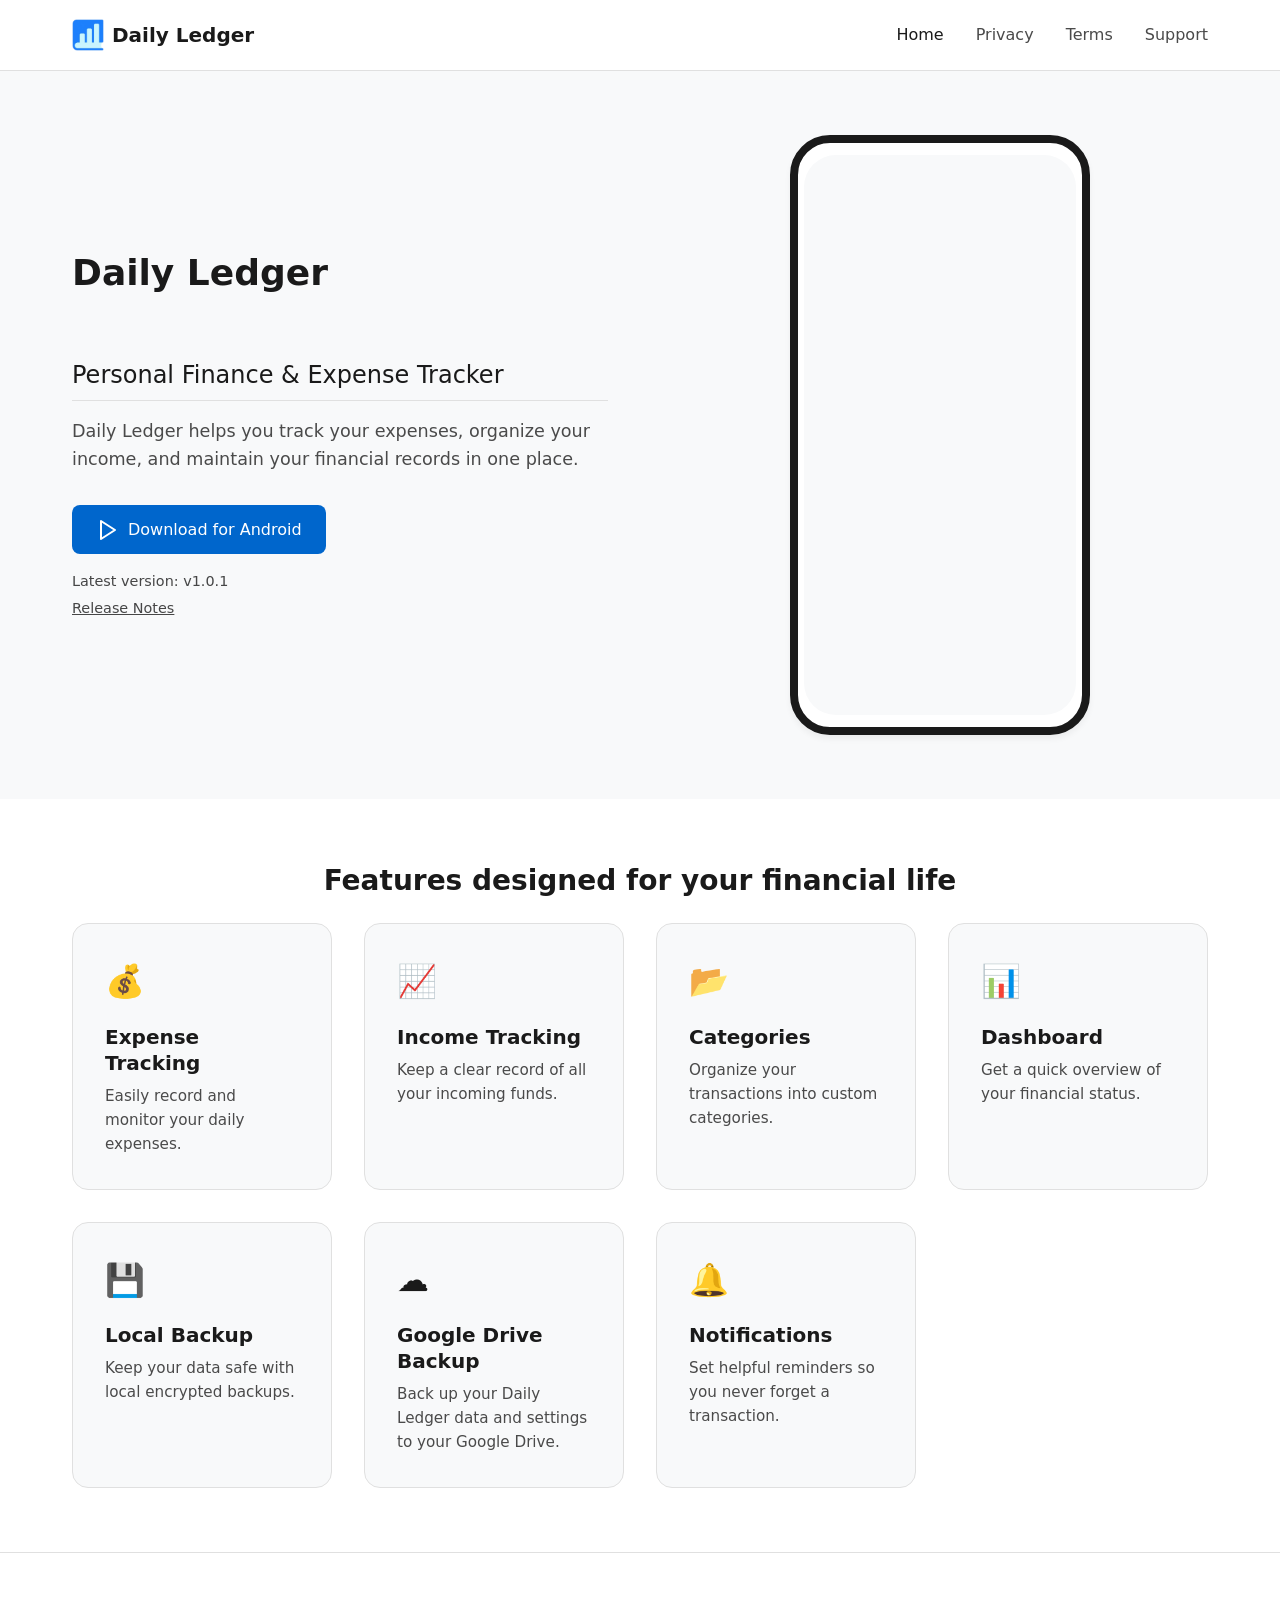
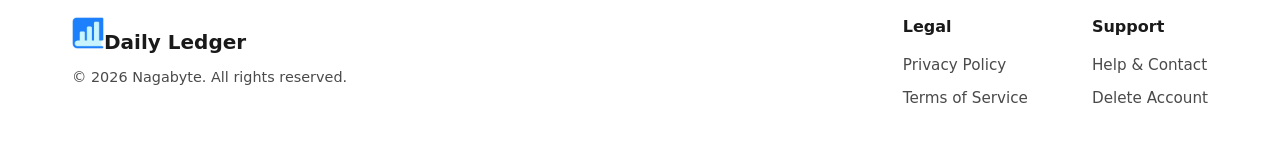
<file: index.html>
<!DOCTYPE html>
<html lang="en">
<head>
    <meta charset="UTF-8">
    <meta name="viewport" content="width=device-width, initial-scale=1.0">
    <title>Daily Ledger — Personal Finance Tracker</title>
    <meta name="description" content="Simple, private and organized personal finance tracking.">
    <meta property="og:title" content="Daily Ledger — Personal Finance Tracker">
    <meta property="og:description" content="Simple, private and organized personal finance tracking.">
    <meta property="og:type" content="website">
    <meta property="og:url" content="https://dailyledger.nagabyte.com/">
    <link rel="canonical" href="https://dailyledger.nagabyte.com/">
    <link rel="stylesheet" href="/assets/css/style.css">
    <link rel="icon" href="/assets/images/app_logo.png">
</head>
<body>
    <header class="header">
        <div class="container header-content">
            <a href="/" class="logo"><img src="/assets/images/app_logo.png" alt="Daily Ledger Logo" width="32" height="32">Daily Ledger</a>
            <nav class="nav-desktop">
                <a href="/" class="active" style="color: var(--text);">Home</a>
                <a href="/privacy/">Privacy</a>
                <a href="/terms/">Terms</a>
                <a href="/support/">Support</a>
            </nav>
            <button class="mobile-menu-btn" aria-label="Toggle menu" id="mobile-menu-btn">
                <svg width="24" height="24" viewBox="0 0 24 24" fill="none" stroke="currentColor" stroke-width="2" stroke-linecap="round" stroke-linejoin="round"><line x1="3" y1="12" x2="21" y2="12"></line><line x1="3" y1="6" x2="21" y2="6"></line><line x1="3" y1="18" x2="21" y2="18"></line></svg>
            </button>
        </div>
        <nav class="nav-mobile" id="nav-mobile">
            <a href="/" class="active">Home</a>
            <a href="/privacy/">Privacy</a>
            <a href="/terms/">Terms</a>
            <a href="/support/">Support</a>
        </nav>
    </header>

    <main>
        <section class="hero container">
            <div class="hero-content">
                <h1 style="margin-bottom: 0.25rem;">Daily Ledger</h1>
                <h2 style="font-size: 1.5rem; font-weight: 500; margin-bottom: 1rem;">Personal Finance & Expense Tracker</h2>
                <p>Daily Ledger helps you track your expenses, organize your income, and maintain your financial records in one place.</p>
                <div class="cta-container">
                    <!-- Note: The actual Play Store URL should be updated here once published -->
                    <a href="#" class="btn btn-primary" target="_blank" rel="noopener noreferrer" id="download-apk-btn" style="pointer-events: none; opacity: 0.7;">
                        <svg width="24" height="24" viewBox="0 0 24 24" fill="none" stroke="currentColor" stroke-width="2" stroke-linecap="round" stroke-linejoin="round" class="icon"><path d="M5 3l14 9-14 9V3z"></path></svg>
                        Download for Android
                    </a>
                    <div id="release-info" style="margin-top: 1rem; font-size: 0.9rem; opacity: 0.8; display: flex; flex-direction: column; gap: 0.25rem;">
                        <span id="version-text">Loading latest version...</span>
                        <a href="#" id="release-notes-link" target="_blank" rel="noopener noreferrer" style="color: inherit; text-decoration: underline; display: none;">Release Notes</a>
                    </div>
                </div>
            </div>
            <div class="hero-visual">
                <div class="app-placeholder">
                    <div class="app-placeholder-screen"></div>
                </div>
            </div>
        </section>

        <section class="features bg-surface">
            <div class="container">
                <h2 class="text-center">Features designed for your financial life</h2>
                <div class="feature-grid">
                    <div class="feature-card">
                        <div class="feature-icon">💰</div>
                        <h3>Expense Tracking</h3>
                        <p>Easily record and monitor your daily expenses.</p>
                    </div>
                    <div class="feature-card">
                        <div class="feature-icon">📈</div>
                        <h3>Income Tracking</h3>
                        <p>Keep a clear record of all your incoming funds.</p>
                    </div>
                    <div class="feature-card">
                        <div class="feature-icon">📂</div>
                        <h3>Categories</h3>
                        <p>Organize your transactions into custom categories.</p>
                    </div>
                    <div class="feature-card">
                        <div class="feature-icon">📊</div>
                        <h3>Dashboard</h3>
                        <p>Get a quick overview of your financial status.</p>
                    </div>
                    <div class="feature-card">
                        <div class="feature-icon">💾</div>
                        <h3>Local Backup</h3>
                        <p>Keep your data safe with local encrypted backups.</p>
                    </div>
                    <div class="feature-card">
                        <div class="feature-icon">☁️</div>
                        <h3>Google Drive Backup</h3>
                        <p>Back up your Daily Ledger data and settings to your Google Drive.</p>
                    </div>
                    <div class="feature-card">
                        <div class="feature-icon">🔔</div>
                        <h3>Notifications</h3>
                        <p>Set helpful reminders so you never forget a transaction.</p>
                    </div>
                </div>
            </div>
        </section>
    </main>

    <footer class="footer">
        <div class="container footer-content">
            <div class="footer-brand">
                <div class="logo"><img src="/assets/images/app_logo.png" alt="Daily Ledger Logo" width="32" height="32">Daily Ledger</div>
                <p class="copyright">&copy; <span id="current-year">2026</span> Nagabyte. All rights reserved.</p>
            </div>
            <div class="footer-links">
                <div class="link-group">
                    <h4>Legal</h4>
                    <a href="/privacy/">Privacy Policy</a>
                    <a href="/terms/">Terms of Service</a>
                </div>
                <div class="link-group">
                    <h4>Support</h4>
                    <a href="/support/">Help & Contact</a>
                    <a href="/delete-account/">Delete Account</a>
                </div>
            </div>
        </div>
    </footer>
    <script src="/assets/js/main.js"></script>
</body>
</html>
</file>
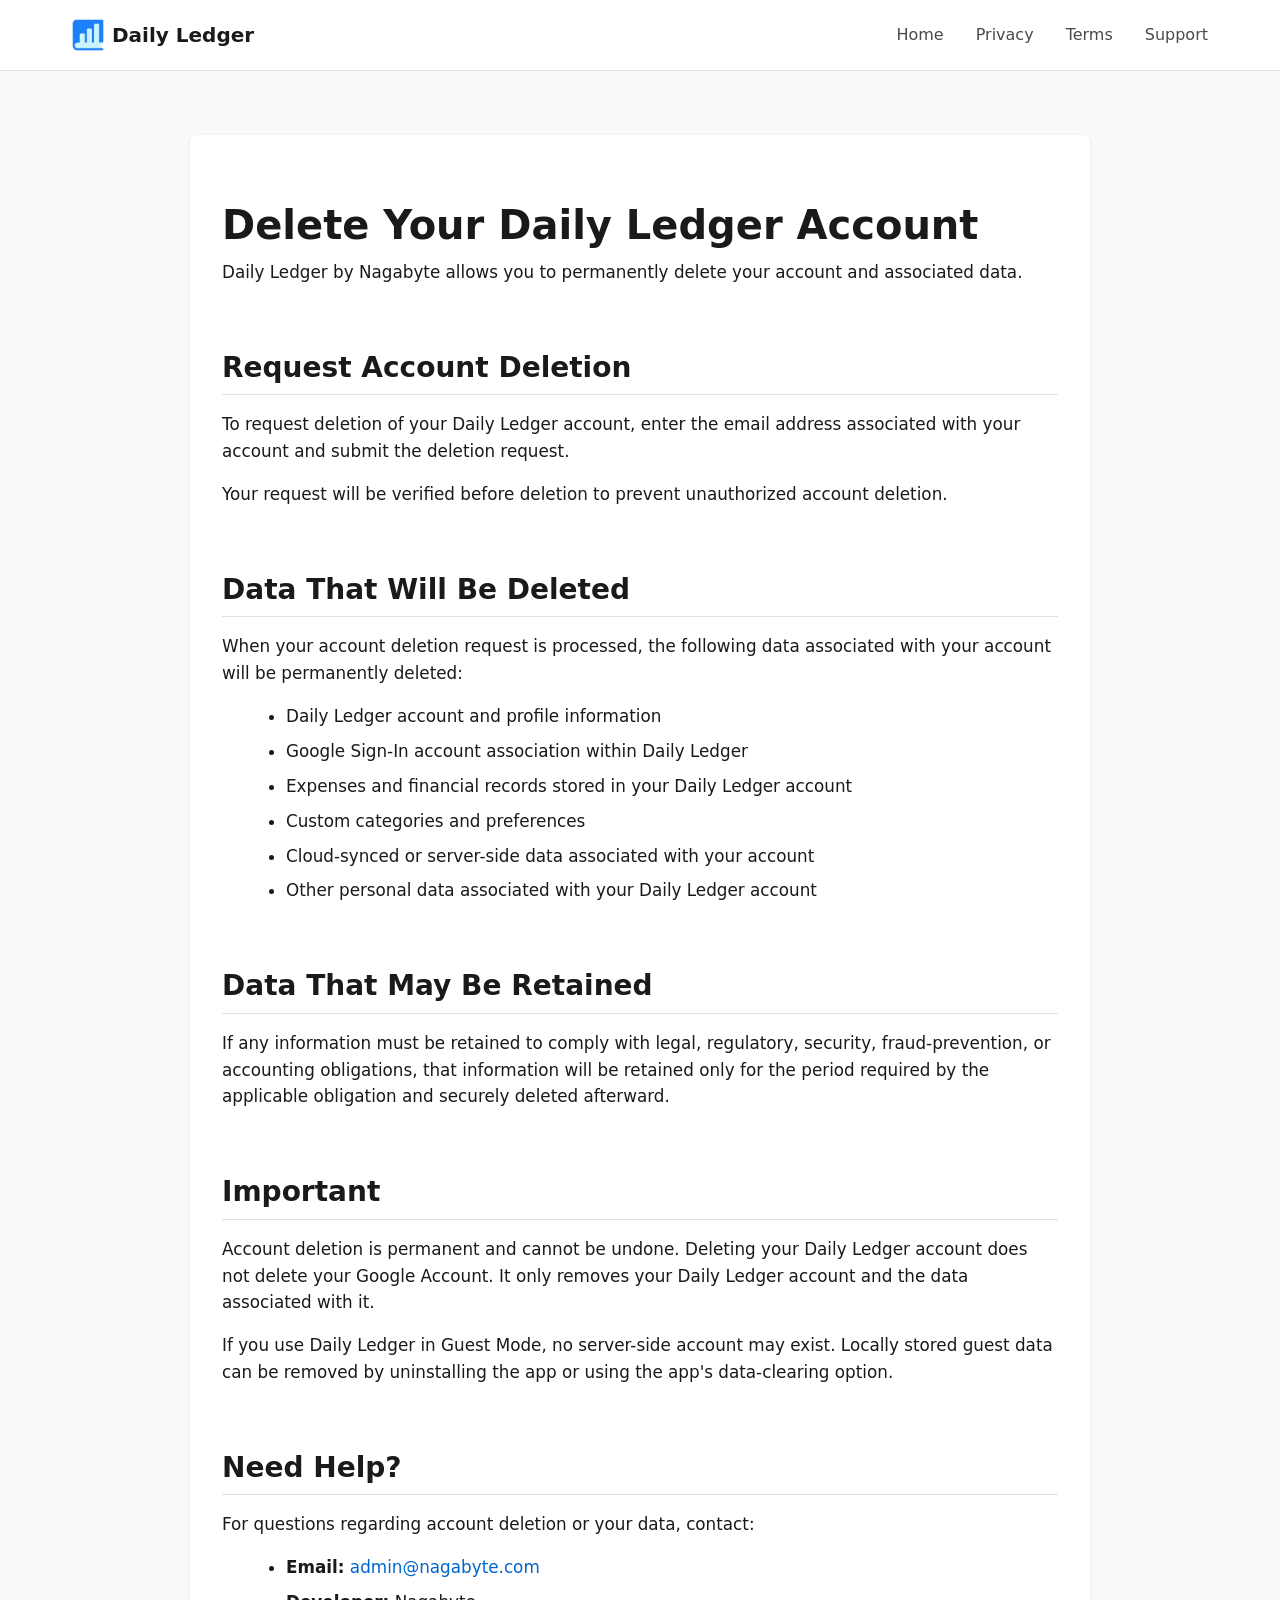
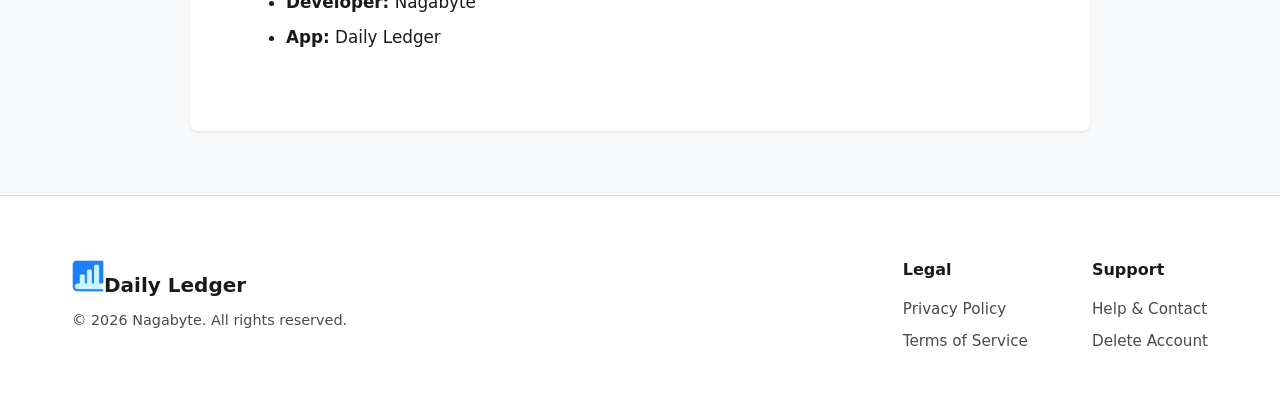
<file: delete-account/index.html>
<!DOCTYPE html>
<html lang="en">

<head>
    <meta charset="UTF-8">
    <meta name="viewport" content="width=device-width, initial-scale=1.0">
    <title>Delete Your Daily Ledger Account</title>
    <meta name="description" content="Instructions for deleting your Daily Ledger account.">
    <link rel="canonical" href="https://dailyledger.nagabyte.com/delete-account/">
    <link rel="stylesheet" href="/assets/css/style.css">
    <link rel="icon" href="/assets/images/app_logo.png">
</head>

<body>
    <header class="header">
        <div class="container header-content">
            <a href="/" class="logo"><img src="/assets/images/app_logo.png" alt="Daily Ledger Logo" width="32" height="32">Daily Ledger</a>
            <nav class="nav-desktop">
                <a href="/">Home</a>
                <a href="/privacy/">Privacy</a>
                <a href="/terms/">Terms</a>
                <a href="/support/">Support</a>
            </nav>
            <button class="mobile-menu-btn" aria-label="Toggle menu" id="mobile-menu-btn">
                <svg width="24" height="24" viewBox="0 0 24 24" fill="none" stroke="currentColor" stroke-width="2"
                    stroke-linecap="round" stroke-linejoin="round">
                    <line x1="3" y1="12" x2="21" y2="12"></line>
                    <line x1="3" y1="6" x2="21" y2="6"></line>
                    <line x1="3" y1="18" x2="21" y2="18"></line>
                </svg>
            </button>
        </div>
        <nav class="nav-mobile" id="nav-mobile">
            <a href="/">Home</a>
            <a href="/privacy/">Privacy</a>
            <a href="/terms/">Terms</a>
            <a href="/support/">Support</a>
        </nav>
    </header>

    <main class="container">
        <article class="document-content">
            <h1>Delete Your Daily Ledger Account</h1>

            <p>Daily Ledger by Nagabyte allows you to permanently delete your account and associated data.</p>

            <h2>Request Account Deletion</h2>
            <p>To request deletion of your Daily Ledger account, enter the email address associated with your account and submit the deletion request.</p>
            <p>Your request will be verified before deletion to prevent unauthorized account deletion.</p>

            <h2>Data That Will Be Deleted</h2>
            <p>When your account deletion request is processed, the following data associated with your account will be permanently deleted:</p>
            <ul>
                <li>Daily Ledger account and profile information</li>
                <li>Google Sign-In account association within Daily Ledger</li>
                <li>Expenses and financial records stored in your Daily Ledger account</li>
                <li>Custom categories and preferences</li>
                <li>Cloud-synced or server-side data associated with your account</li>
                <li>Other personal data associated with your Daily Ledger account</li>
            </ul>

            <h2>Data That May Be Retained</h2>
            <p>If any information must be retained to comply with legal, regulatory, security, fraud-prevention, or accounting obligations, that information will be retained only for the period required by the applicable obligation and securely deleted afterward.</p>

            <h2>Important</h2>
            <p>Account deletion is permanent and cannot be undone. Deleting your Daily Ledger account does not delete your Google Account. It only removes your Daily Ledger account and the data associated with it.</p>
            <p>If you use Daily Ledger in Guest Mode, no server-side account may exist. Locally stored guest data can be removed by uninstalling the app or using the app's data-clearing option.</p>

            <h2>Need Help?</h2>
            <p>For questions regarding account deletion or your data, contact:</p>
            <ul>
                <li><strong>Email:</strong> <a href="mailto:admin@nagabyte.com">admin@nagabyte.com</a></li>
                <li><strong>Developer:</strong> Nagabyte</li>
                <li><strong>App:</strong> Daily Ledger</li>
            </ul>
        </article>
    </main>

    <footer class="footer">
        <div class="container footer-content">
            <div class="footer-brand">
                <div class="logo"><img src="/assets/images/app_logo.png" alt="Daily Ledger Logo" width="32" height="32">Daily Ledger</div>
                <p class="copyright">&copy; <span id="current-year">2026</span> Nagabyte. All rights reserved.</p>
            </div>
            <div class="footer-links">
                <div class="link-group">
                    <h4>Legal</h4>
                    <a href="/privacy/">Privacy Policy</a>
                    <a href="/terms/">Terms of Service</a>
                </div>
                <div class="link-group">
                    <h4>Support</h4>
                    <a href="/support/">Help & Contact</a>
                    <a href="/delete-account/">Delete Account</a>
                </div>
            </div>
        </div>
    </footer>
    <script src="/assets/js/main.js"></script>
</body>

</html>
</file>
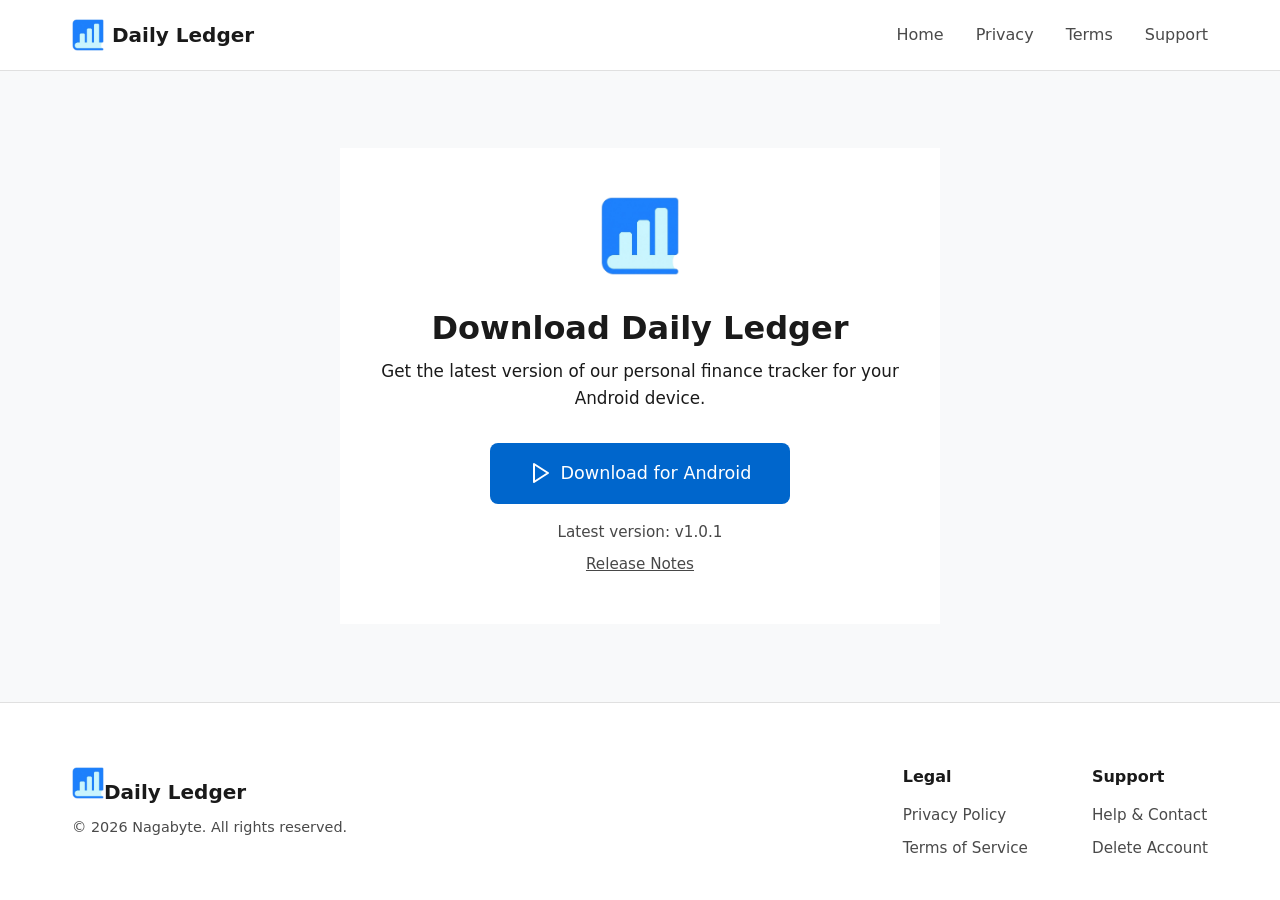
<file: downloads/index.html>
<!DOCTYPE html>
<html lang="en">
<head>
    <meta charset="UTF-8">
    <meta name="viewport" content="width=device-width, initial-scale=1.0">
    <title>Download Daily Ledger — Personal Finance Tracker</title>
    <meta name="description" content="Download the latest version of Daily Ledger APK for Android.">
    <link rel="stylesheet" href="/assets/css/style.css">
    <link rel="icon" href="/assets/images/app_logo.png">
</head>
<body>
    <header class="header">
        <div class="container header-content">
            <a href="/" class="logo"><img src="/assets/images/app_logo.png" alt="Daily Ledger Logo" width="32" height="32">Daily Ledger</a>
            <nav class="nav-desktop">
                <a href="/">Home</a>
                <a href="/privacy/">Privacy</a>
                <a href="/terms/">Terms</a>
                <a href="/support/">Support</a>
            </nav>
            <button class="mobile-menu-btn" aria-label="Toggle menu" id="mobile-menu-btn">
                <svg width="24" height="24" viewBox="0 0 24 24" fill="none" stroke="currentColor" stroke-width="2" stroke-linecap="round" stroke-linejoin="round"><line x1="3" y1="12" x2="21" y2="12"></line><line x1="3" y1="6" x2="21" y2="6"></line><line x1="3" y1="18" x2="21" y2="18"></line></svg>
            </button>
        </div>
        <nav class="nav-mobile" id="nav-mobile">
            <a href="/">Home</a>
            <a href="/privacy/">Privacy</a>
            <a href="/terms/">Terms</a>
            <a href="/support/">Support</a>
        </nav>
    </header>

    <main style="min-height: 60vh; display: flex; align-items: center; justify-content: center; padding: 4rem 0;">
        <section class="container" style="text-align: center;">
            <div style="max-width: 600px; margin: 0 auto; background: var(--surface); padding: 3rem 2rem; border-radius: var(--radius); box-shadow: var(--shadow);">
                <img src="/assets/images/app_logo.png" alt="Daily Ledger Logo" width="80" height="80" style="margin-bottom: 1.5rem;">
                <h1 style="margin-bottom: 0.5rem; font-size: 2rem;">Download Daily Ledger</h1>
                <p style="margin-bottom: 2rem; color: var(--text-secondary);">Get the latest version of our personal finance tracker for your Android device.</p>
                
                <div class="cta-container" style="display: flex; flex-direction: column; align-items: center;">
                    <a href="#" class="btn btn-primary" target="_blank" rel="noopener noreferrer" id="download-apk-btn" style="pointer-events: none; opacity: 0.7; padding: 1rem 2rem; font-size: 1.1rem; width: 100%; max-width: 300px; justify-content: center;">
                        <svg width="24" height="24" viewBox="0 0 24 24" fill="none" stroke="currentColor" stroke-width="2" stroke-linecap="round" stroke-linejoin="round" class="icon" style="margin-right: 0.5rem;"><path d="M5 3l14 9-14 9V3z"></path></svg>
                        Download for Android
                    </a>
                    <div id="release-info" style="margin-top: 1rem; font-size: 0.95rem; opacity: 0.8; display: flex; flex-direction: column; gap: 0.5rem;">
                        <span id="version-text">Loading latest version...</span>
                        <a href="#" id="release-notes-link" target="_blank" rel="noopener noreferrer" style="color: inherit; text-decoration: underline; display: none;">Release Notes</a>
                    </div>
                </div>
            </div>
        </section>
    </main>

    <footer class="footer">
        <div class="container footer-content">
            <div class="footer-brand">
                <div class="logo"><img src="/assets/images/app_logo.png" alt="Daily Ledger Logo" width="32" height="32">Daily Ledger</div>
                <p class="copyright">&copy; <span id="current-year">2026</span> Nagabyte. All rights reserved.</p>
            </div>
            <div class="footer-links">
                <div class="link-group">
                    <h4>Legal</h4>
                    <a href="/privacy/">Privacy Policy</a>
                    <a href="/terms/">Terms of Service</a>
                </div>
                <div class="link-group">
                    <h4>Support</h4>
                    <a href="/support/">Help & Contact</a>
                    <a href="/delete-account/">Delete Account</a>
                </div>
            </div>
        </div>
    </footer>
    <script src="/assets/js/main.js"></script>
</body>
</html>
</file>
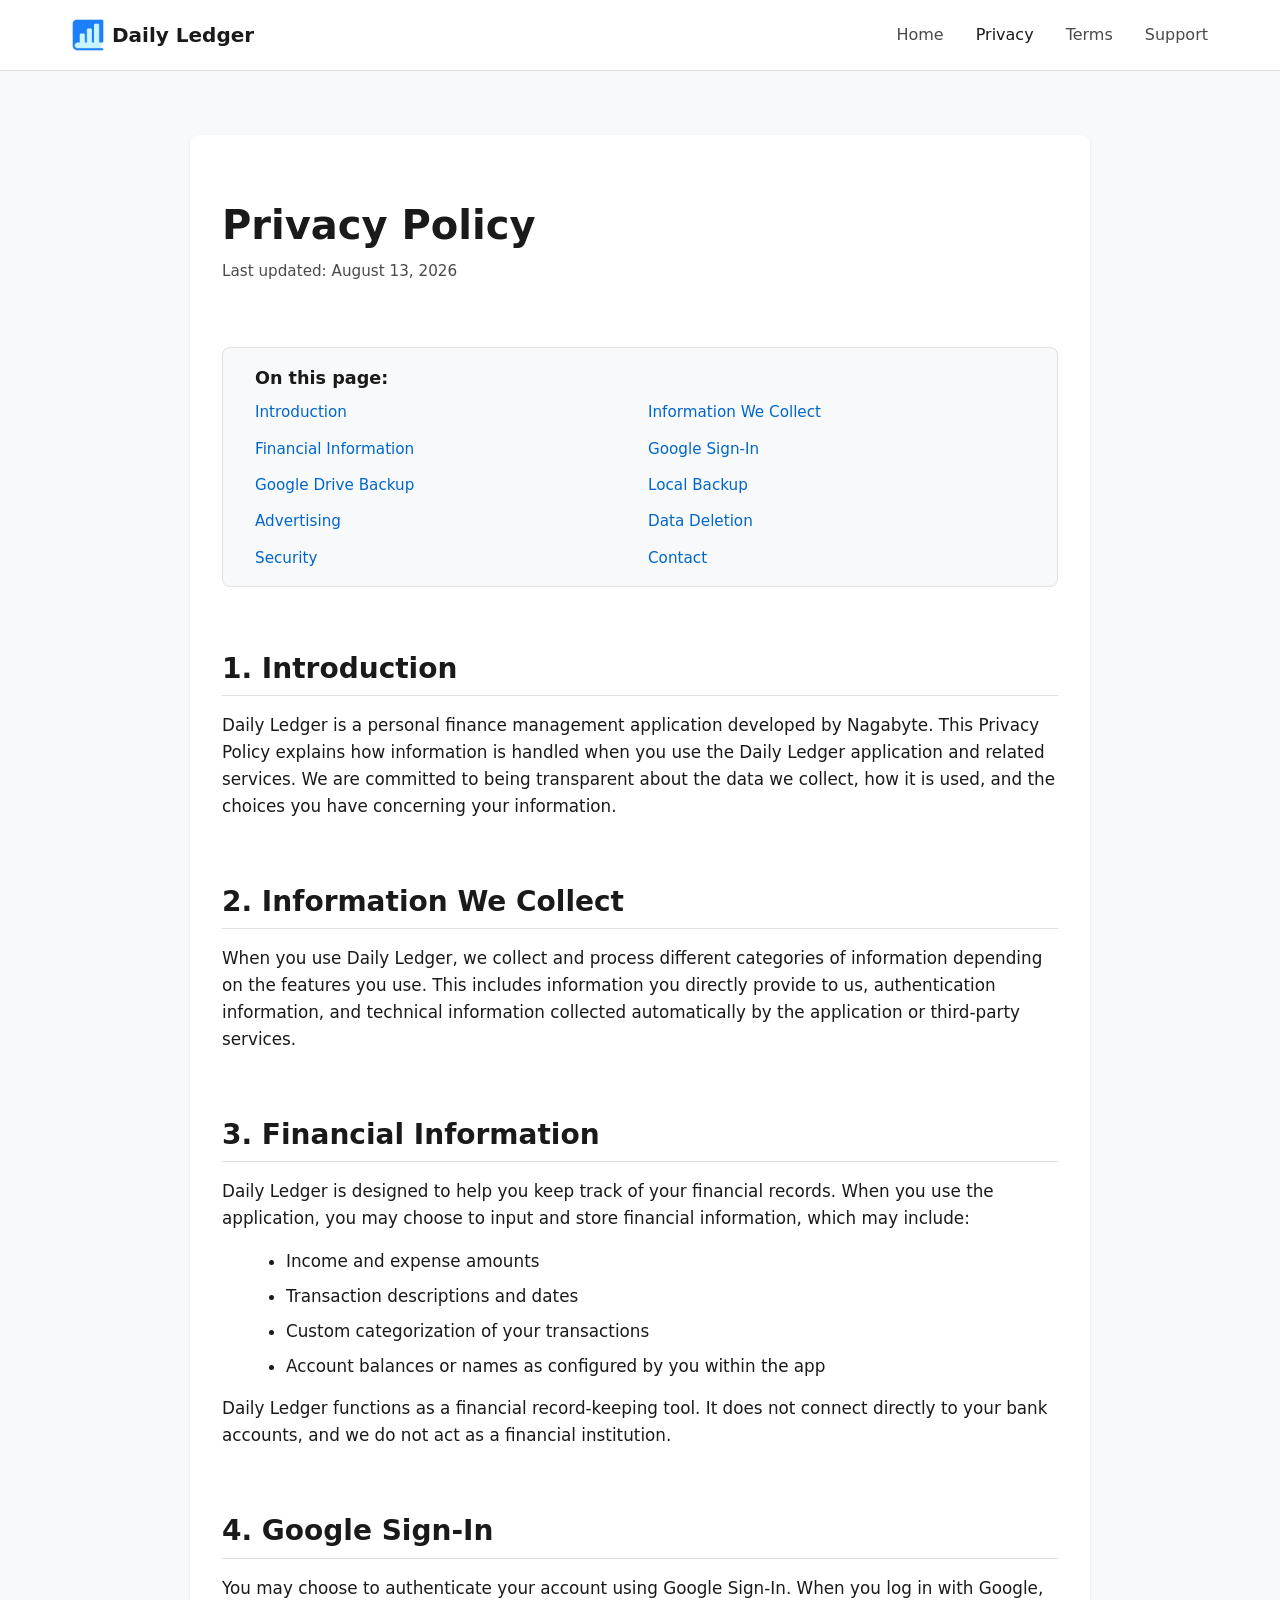
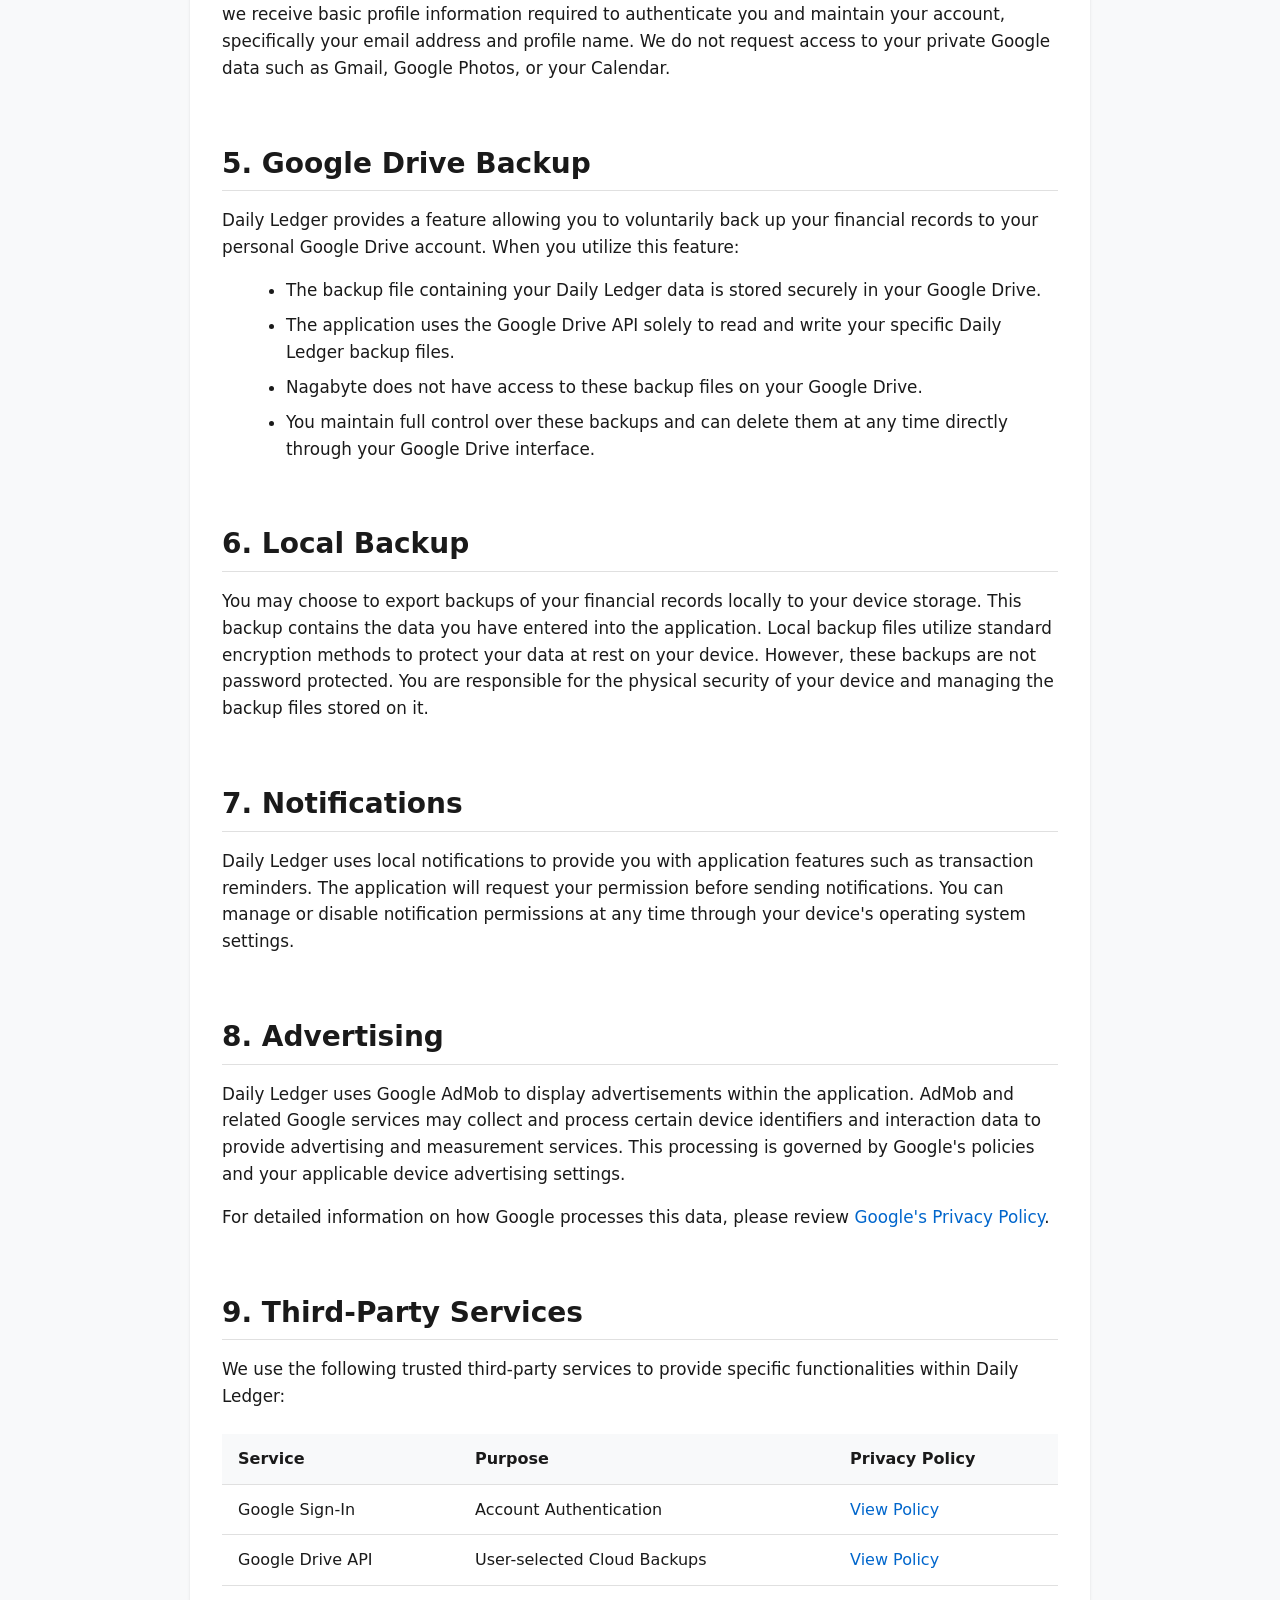
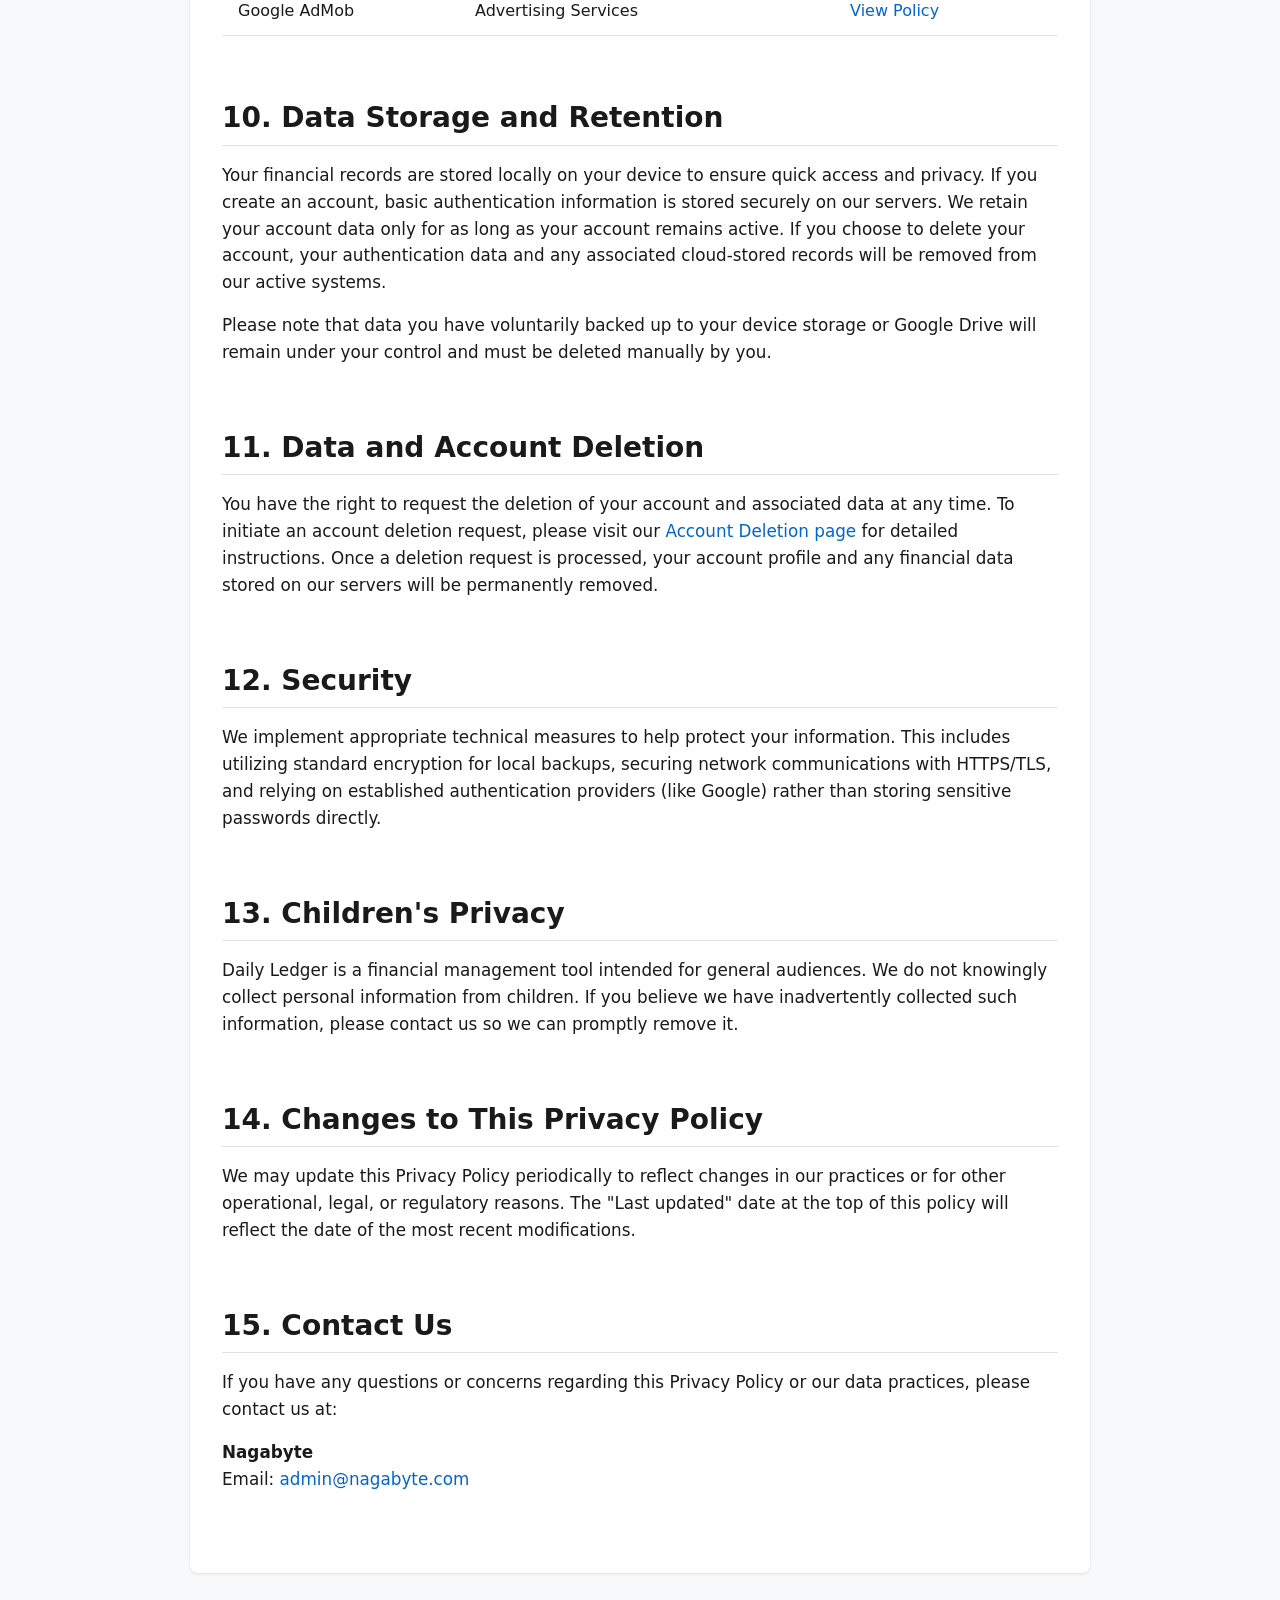
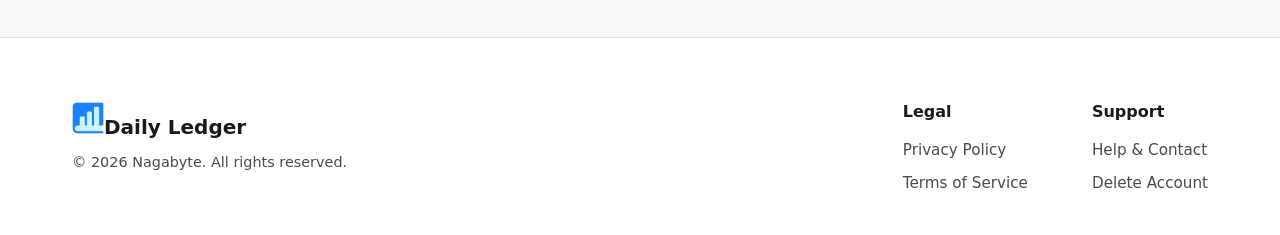
<file: privacy/index.html>
<!DOCTYPE html>
<html lang="en">

<head>
    <meta charset="UTF-8">
    <meta name="viewport" content="width=device-width, initial-scale=1.0">
    <title>Daily Ledger Privacy Policy</title>
    <meta name="description" content="Privacy Policy for the Daily Ledger personal finance application by Nagabyte.">
    <link rel="canonical" href="https://dailyledger.nagabyte.com/privacy/">
    <link rel="stylesheet" href="/assets/css/style.css">
    <link rel="icon" href="/assets/images/app_logo.png">
</head>

<body>
    <header class="header">
        <div class="container header-content">
            <a href="/" class="logo"><img src="/assets/images/app_logo.png" alt="Daily Ledger Logo" width="32" height="32">Daily Ledger</a>
            <nav class="nav-desktop">
                <a href="/">Home</a>
                <a href="/privacy/" class="active" style="color: var(--text);">Privacy</a>
                <a href="/terms/">Terms</a>
                <a href="/support/">Support</a>
            </nav>
            <button class="mobile-menu-btn" aria-label="Toggle menu" id="mobile-menu-btn">
                <svg width="24" height="24" viewBox="0 0 24 24" fill="none" stroke="currentColor" stroke-width="2"
                    stroke-linecap="round" stroke-linejoin="round">
                    <line x1="3" y1="12" x2="21" y2="12"></line>
                    <line x1="3" y1="6" x2="21" y2="6"></line>
                    <line x1="3" y1="18" x2="21" y2="18"></line>
                </svg>
            </button>
        </div>
        <nav class="nav-mobile" id="nav-mobile">
            <a href="/">Home</a>
            <a href="/privacy/" class="active">Privacy</a>
            <a href="/terms/">Terms</a>
            <a href="/support/">Support</a>
        </nav>
    </header>

    <main class="container">
        <article class="document-content">
            <h1>Privacy Policy</h1>
            <p class="last-updated">Last updated: August 13, 2026</p>

            <div class="toc">
                <strong>On this page:</strong>
                <nav>
                    <a href="#introduction">Introduction</a>
                    <a href="#information-we-collect">Information We Collect</a>
                    <a href="#financial-information">Financial Information</a>
                    <a href="#google-signin">Google Sign-In</a>
                    <a href="#google-drive">Google Drive Backup</a>
                    <a href="#local-backup">Local Backup</a>
                    <a href="#advertising">Advertising</a>
                    <a href="#data-deletion">Data Deletion</a>
                    <a href="#security">Security</a>
                    <a href="#contact">Contact</a>
                </nav>
            </div>

            <h2 id="introduction">1. Introduction</h2>
            <p>Daily Ledger is a personal finance management application developed by Nagabyte. This Privacy Policy
                explains how information is handled when you use the Daily Ledger application and related services. We
                are committed to being transparent about the data we collect, how it is used, and the choices you have
                concerning your information.</p>

            <h2 id="information-we-collect">2. Information We Collect</h2>
            <p>When you use Daily Ledger, we collect and process different categories of information depending on the
                features you use. This includes information you directly provide to us, authentication information, and
                technical information collected automatically by the application or third-party services.</p>

            <h2 id="financial-information">3. Financial Information</h2>
            <p>Daily Ledger is designed to help you keep track of your financial records. When you use the application,
                you may choose to input and store financial information, which may include:</p>
            <ul>
                <li>Income and expense amounts</li>
                <li>Transaction descriptions and dates</li>
                <li>Custom categorization of your transactions</li>
                <li>Account balances or names as configured by you within the app</li>
            </ul>
            <p>Daily Ledger functions as a financial record-keeping tool. It does not connect directly to your bank
                accounts, and we do not act as a financial institution.</p>

            <h2 id="google-signin">4. Google Sign-In</h2>
            <p>You may choose to authenticate your account using Google Sign-In. When you log in with Google, we receive
                basic profile information required to authenticate you and maintain your account, specifically your
                email address and profile name. We do not request access to your private Google data such as Gmail,
                Google Photos, or your Calendar.</p>

            <h2 id="google-drive">5. Google Drive Backup</h2>
            <p>Daily Ledger provides a feature allowing you to voluntarily back up your financial records to your
                personal Google Drive account. When you utilize this feature:</p>
            <ul>
                <li>The backup file containing your Daily Ledger data is stored securely in your Google Drive.</li>
                <li>The application uses the Google Drive API solely to read and write your specific Daily Ledger backup
                    files.</li>
                <li>Nagabyte does not have access to these backup files on your Google Drive.</li>
                <li>You maintain full control over these backups and can delete them at any time directly through your
                    Google Drive interface.</li>
            </ul>

            <h2 id="local-backup">6. Local Backup</h2>
            <p>You may choose to export backups of your financial records locally to your device storage. This backup
                contains the data you have entered into the application. Local backup files utilize standard encryption
                methods to protect your data at rest on your device. However, these backups are not password protected.
                You are responsible for the physical security of your device and managing the backup files stored on it.
            </p>

            <h2 id="notifications">7. Notifications</h2>
            <p>Daily Ledger uses local notifications to provide you with application features such as transaction
                reminders. The application will request your permission before sending notifications. You can manage or
                disable notification permissions at any time through your device's operating system settings.</p>

            <h2 id="advertising">8. Advertising</h2>
            <p>Daily Ledger uses Google AdMob to display advertisements within the application. AdMob and related Google
                services may collect and process certain device identifiers and interaction data to provide advertising
                and measurement services. This processing is governed by Google's policies and your applicable device
                advertising settings.</p>
            <p>For detailed information on how Google processes this data, please review <a
                    href="https://policies.google.com/privacy" target="_blank" rel="noopener noreferrer">Google's
                    Privacy Policy</a>.</p>

            <h2 id="third-party">9. Third-Party Services</h2>
            <p>We use the following trusted third-party services to provide specific functionalities within Daily
                Ledger:</p>

            <div class="table-responsive">
                <table class="services-table">
                    <thead>
                        <tr>
                            <th>Service</th>
                            <th>Purpose</th>
                            <th>Privacy Policy</th>
                        </tr>
                    </thead>
                    <tbody>
                        <tr>
                            <td>Google Sign-In</td>
                            <td>Account Authentication</td>
                            <td><a href="https://policies.google.com/privacy" target="_blank"
                                    rel="noopener noreferrer">View Policy</a></td>
                        </tr>
                        <tr>
                            <td>Google Drive API</td>
                            <td>User-selected Cloud Backups</td>
                            <td><a href="https://policies.google.com/privacy" target="_blank"
                                    rel="noopener noreferrer">View Policy</a></td>
                        </tr>
                        <tr>
                            <td>Google AdMob</td>
                            <td>Advertising Services</td>
                            <td><a href="https://policies.google.com/privacy" target="_blank"
                                    rel="noopener noreferrer">View Policy</a></td>
                        </tr>
                    </tbody>
                </table>
            </div>

            <h2 id="data-storage">10. Data Storage and Retention</h2>
            <p>Your financial records are stored locally on your device to ensure quick access and privacy. If you
                create an account, basic authentication information is stored securely on our servers. We retain your
                account data only for as long as your account remains active. If you choose to delete your account, your
                authentication data and any associated cloud-stored records will be removed from our active systems.</p>
            <p>Please note that data you have voluntarily backed up to your device storage or Google Drive will remain
                under your control and must be deleted manually by you.</p>

            <h2 id="data-deletion">11. Data and Account Deletion</h2>
            <p>You have the right to request the deletion of your account and associated data at any time. To initiate
                an account deletion request, please visit our <a href="/delete-account/">Account Deletion page</a> for
                detailed instructions. Once a deletion request is processed, your account profile and any financial data
                stored on our servers will be permanently removed.</p>

            <h2 id="security">12. Security</h2>
            <p>We implement appropriate technical measures to help protect your information. This includes utilizing
                standard encryption for local backups, securing network communications with HTTPS/TLS, and relying on
                established authentication providers (like Google) rather than storing sensitive passwords directly.</p>

            <h2 id="children">13. Children's Privacy</h2>
            <p>Daily Ledger is a financial management tool intended for general audiences. We do not knowingly collect
                personal information from children. If you believe we have inadvertently collected such information,
                please contact us so we can promptly remove it.</p>

            <h2 id="changes">14. Changes to This Privacy Policy</h2>
            <p>We may update this Privacy Policy periodically to reflect changes in our practices or for other
                operational, legal, or regulatory reasons. The "Last updated" date at the top of this policy will
                reflect the date of the most recent modifications.</p>

            <h2 id="contact">15. Contact Us</h2>
            <p>If you have any questions or concerns regarding this Privacy Policy or our data practices, please contact
                us at:</p>
            <p>
                <strong>Nagabyte</strong><br>
                Email: <a href="mailto:admin@nagabyte.com">admin@nagabyte.com</a>
            </p>
        </article>
    </main>

    <footer class="footer">
        <div class="container footer-content">
            <div class="footer-brand">
                <div class="logo"><img src="/assets/images/app_logo.png" alt="Daily Ledger Logo" width="32" height="32">Daily Ledger</div>
                <p class="copyright">&copy; <span id="current-year">2026</span> Nagabyte. All rights reserved.</p>
            </div>
            <div class="footer-links">
                <div class="link-group">
                    <h4>Legal</h4>
                    <a href="/privacy/">Privacy Policy</a>
                    <a href="/terms/">Terms of Service</a>
                </div>
                <div class="link-group">
                    <h4>Support</h4>
                    <a href="/support/">Help & Contact</a>
                    <a href="/delete-account/">Delete Account</a>
                </div>
            </div>
        </div>
    </footer>
    <script src="/assets/js/main.js"></script>
</body>

</html>
</file>
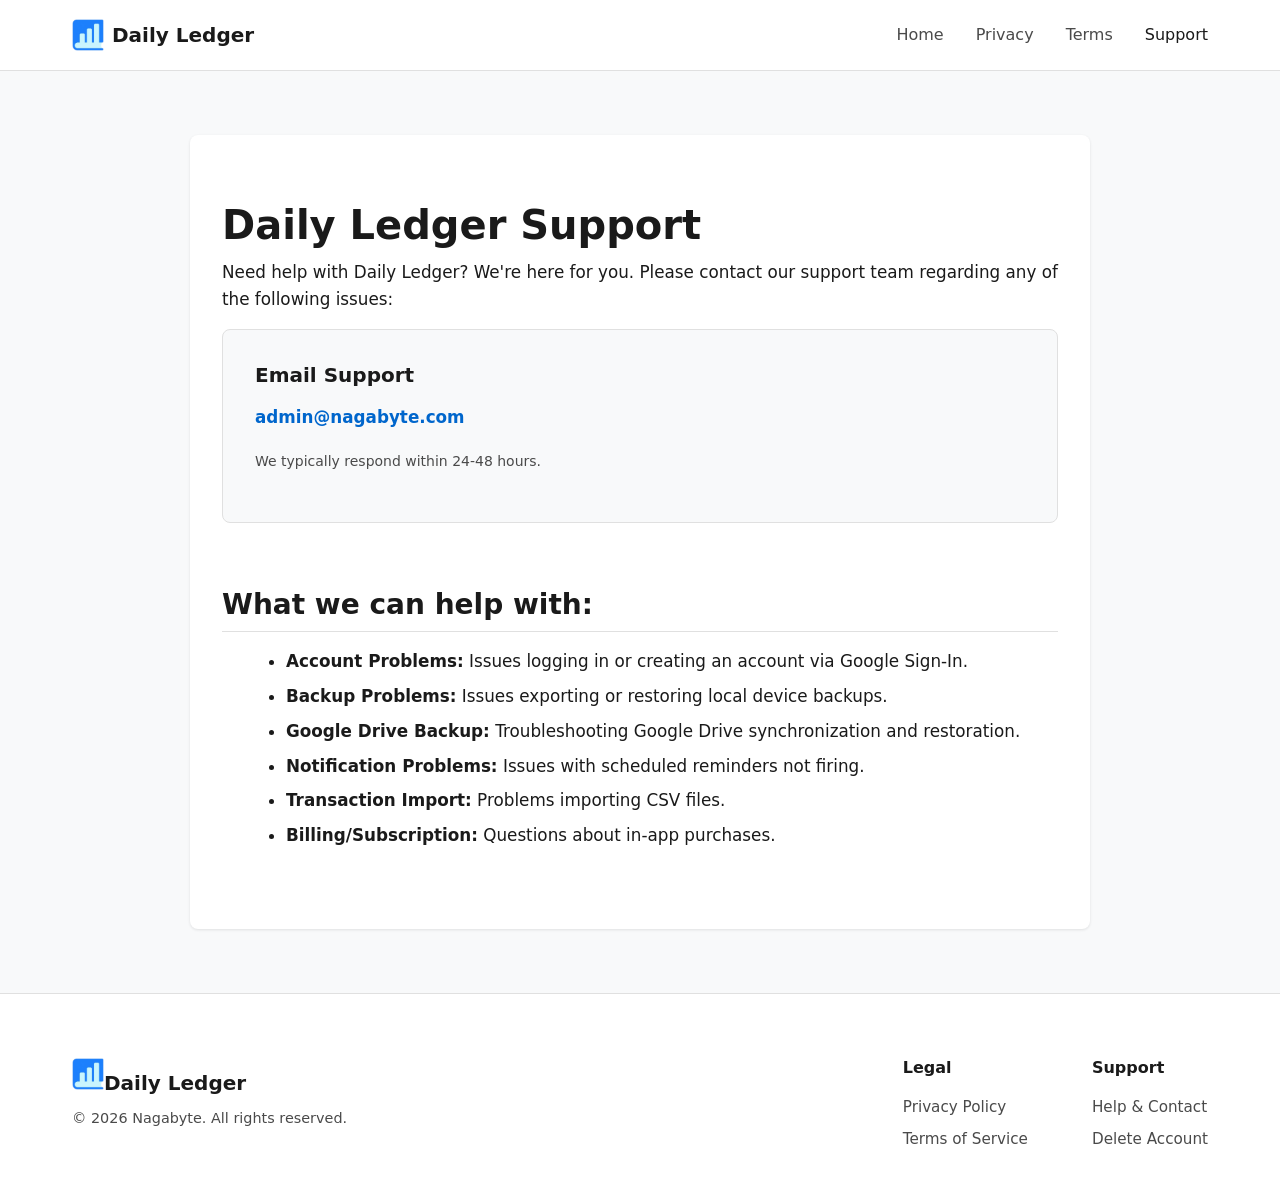
<file: support/index.html>
<!DOCTYPE html>
<html lang="en">

<head>
    <meta charset="UTF-8">
    <meta name="viewport" content="width=device-width, initial-scale=1.0">
    <title>Daily Ledger Support</title>
    <meta name="description" content="Support and contact information for Daily Ledger.">
    <link rel="canonical" href="https://dailyledger.nagabyte.com/support/">
    <link rel="stylesheet" href="/assets/css/style.css">
    <link rel="icon" href="/assets/images/app_logo.png">
</head>

<body>
    <header class="header">
        <div class="container header-content">
            <a href="/" class="logo"><img src="/assets/images/app_logo.png" alt="Daily Ledger Logo" width="32" height="32">Daily Ledger</a>
            <nav class="nav-desktop">
                <a href="/">Home</a>
                <a href="/privacy/">Privacy</a>
                <a href="/terms/">Terms</a>
                <a href="/support/" class="active" style="color: var(--text);">Support</a>
            </nav>
            <button class="mobile-menu-btn" aria-label="Toggle menu" id="mobile-menu-btn">
                <svg width="24" height="24" viewBox="0 0 24 24" fill="none" stroke="currentColor" stroke-width="2"
                    stroke-linecap="round" stroke-linejoin="round">
                    <line x1="3" y1="12" x2="21" y2="12"></line>
                    <line x1="3" y1="6" x2="21" y2="6"></line>
                    <line x1="3" y1="18" x2="21" y2="18"></line>
                </svg>
            </button>
        </div>
        <nav class="nav-mobile" id="nav-mobile">
            <a href="/">Home</a>
            <a href="/privacy/">Privacy</a>
            <a href="/terms/">Terms</a>
            <a href="/support/" class="active">Support</a>
        </nav>
    </header>

    <main class="container">
        <article class="document-content">
            <h1>Daily Ledger Support</h1>
            <p>Need help with Daily Ledger? We're here for you. Please contact our support team regarding any of the
                following issues:</p>

            <div class="contact-block">
                <h3>Email Support</h3>
                <p><strong><a href="mailto:admin@nagabyte.com">admin@nagabyte.com</a></strong></p>
                <p class="text-muted"><small>We typically respond within 24-48 hours.</small></p>
            </div>

            <h2>What we can help with:</h2>
            <ul>
                <li><strong>Account Problems:</strong> Issues logging in or creating an account via Google Sign-In.</li>
                <li><strong>Backup Problems:</strong> Issues exporting or restoring local device backups.</li>
                <li><strong>Google Drive Backup:</strong> Troubleshooting Google Drive synchronization and restoration.
                </li>
                <li><strong>Notification Problems:</strong> Issues with scheduled reminders not firing.</li>
                <li><strong>Transaction Import:</strong> Problems importing CSV files.</li>
                <li><strong>Billing/Subscription:</strong> Questions about in-app purchases.</li>
            </ul>
        </article>
    </main>

    <footer class="footer">
        <div class="container footer-content">
            <div class="footer-brand">
                <div class="logo"><img src="/assets/images/app_logo.png" alt="Daily Ledger Logo" width="32" height="32">Daily Ledger</div>
                <p class="copyright">&copy; <span id="current-year">2026</span> Nagabyte. All rights reserved.</p>
            </div>
            <div class="footer-links">
                <div class="link-group">
                    <h4>Legal</h4>
                    <a href="/privacy/">Privacy Policy</a>
                    <a href="/terms/">Terms of Service</a>
                </div>
                <div class="link-group">
                    <h4>Support</h4>
                    <a href="/support/">Help & Contact</a>
                    <a href="/delete-account/">Delete Account</a>
                </div>
            </div>
        </div>
    </footer>
    <script src="/assets/js/main.js"></script>
</body>

</html>
</file>
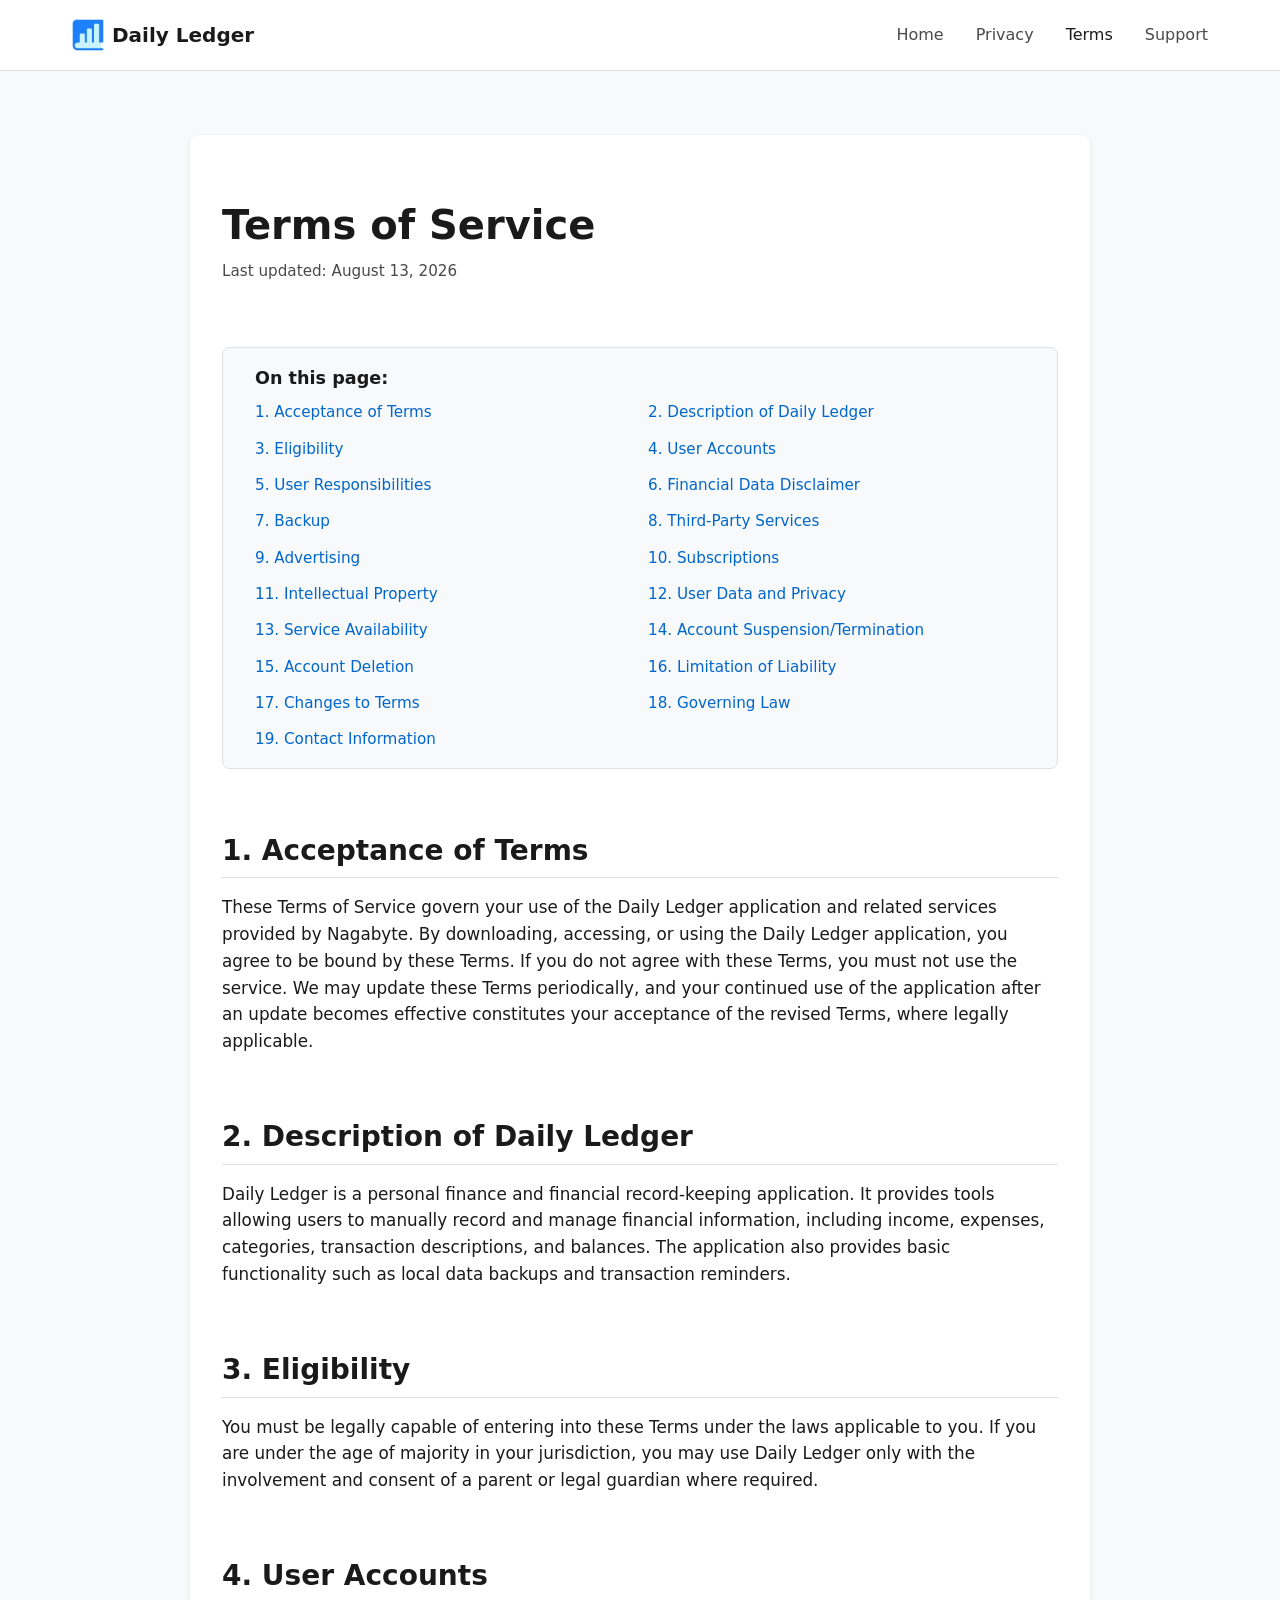
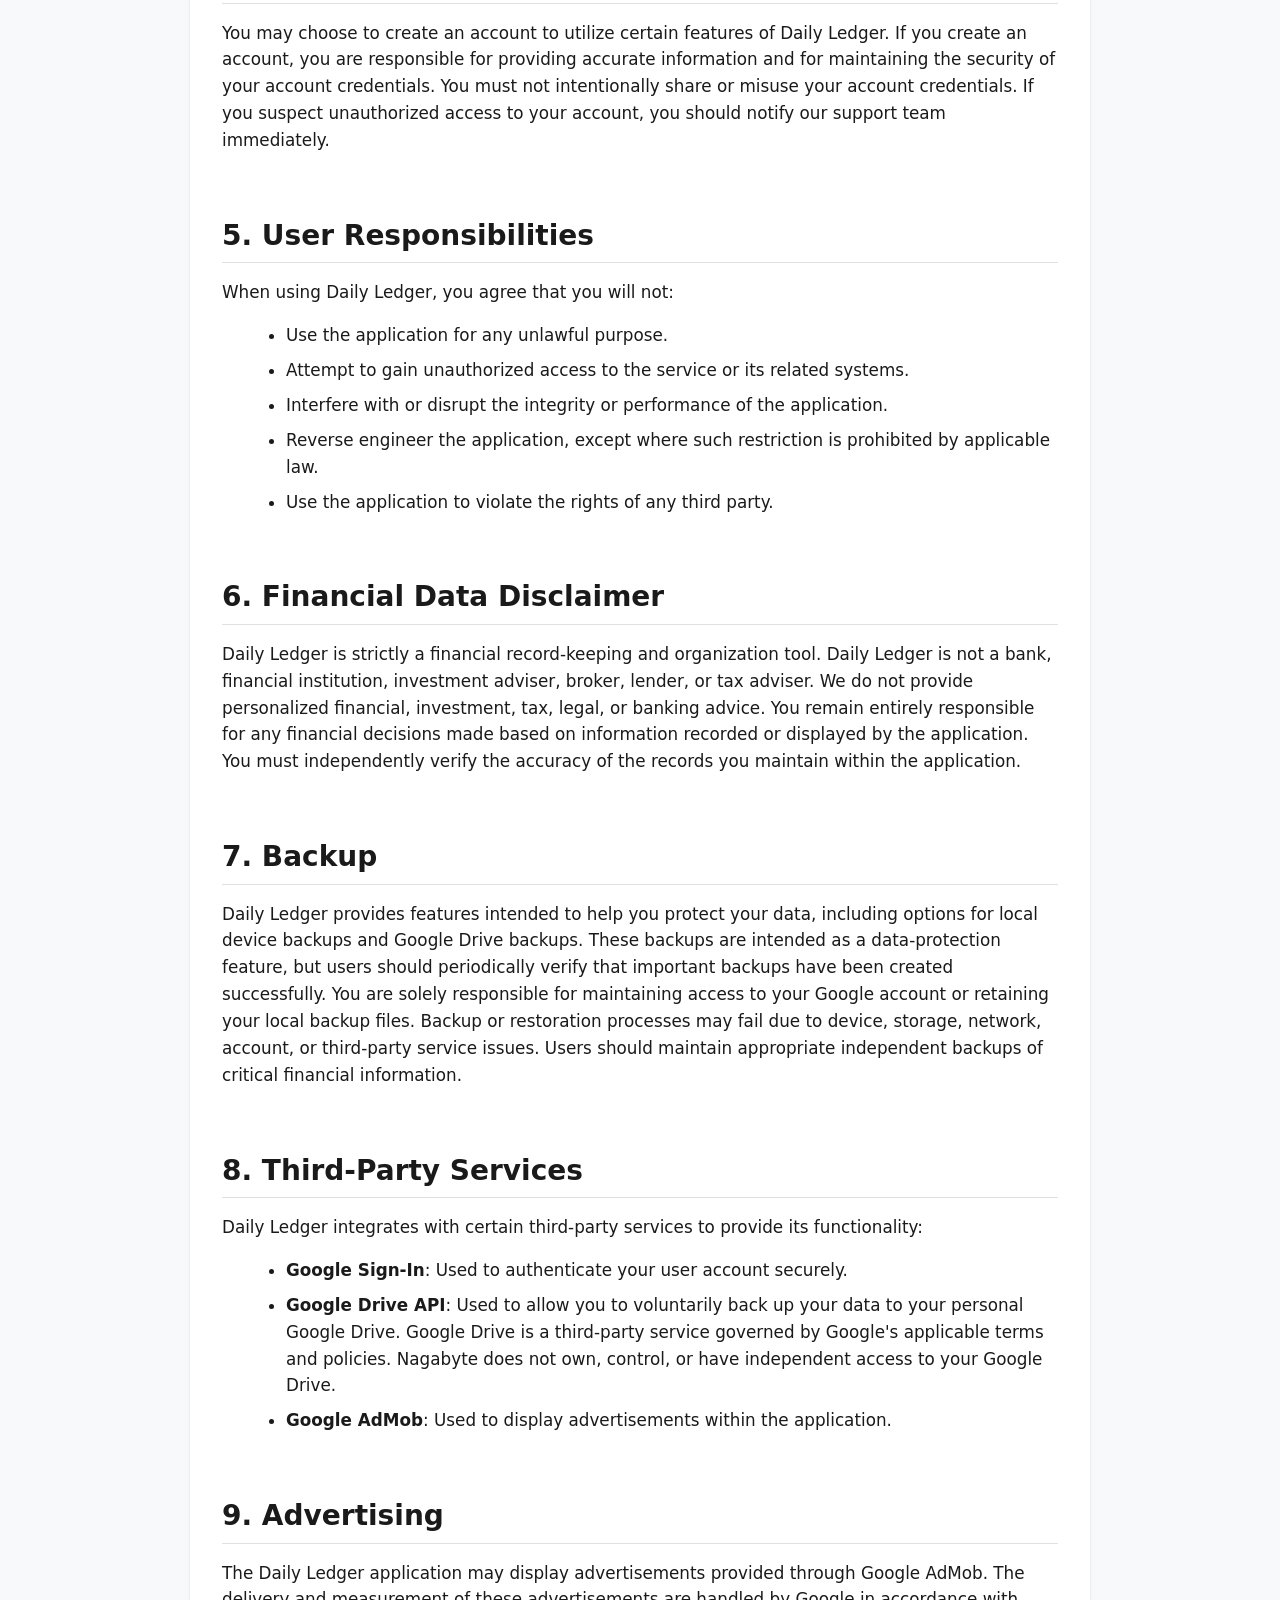
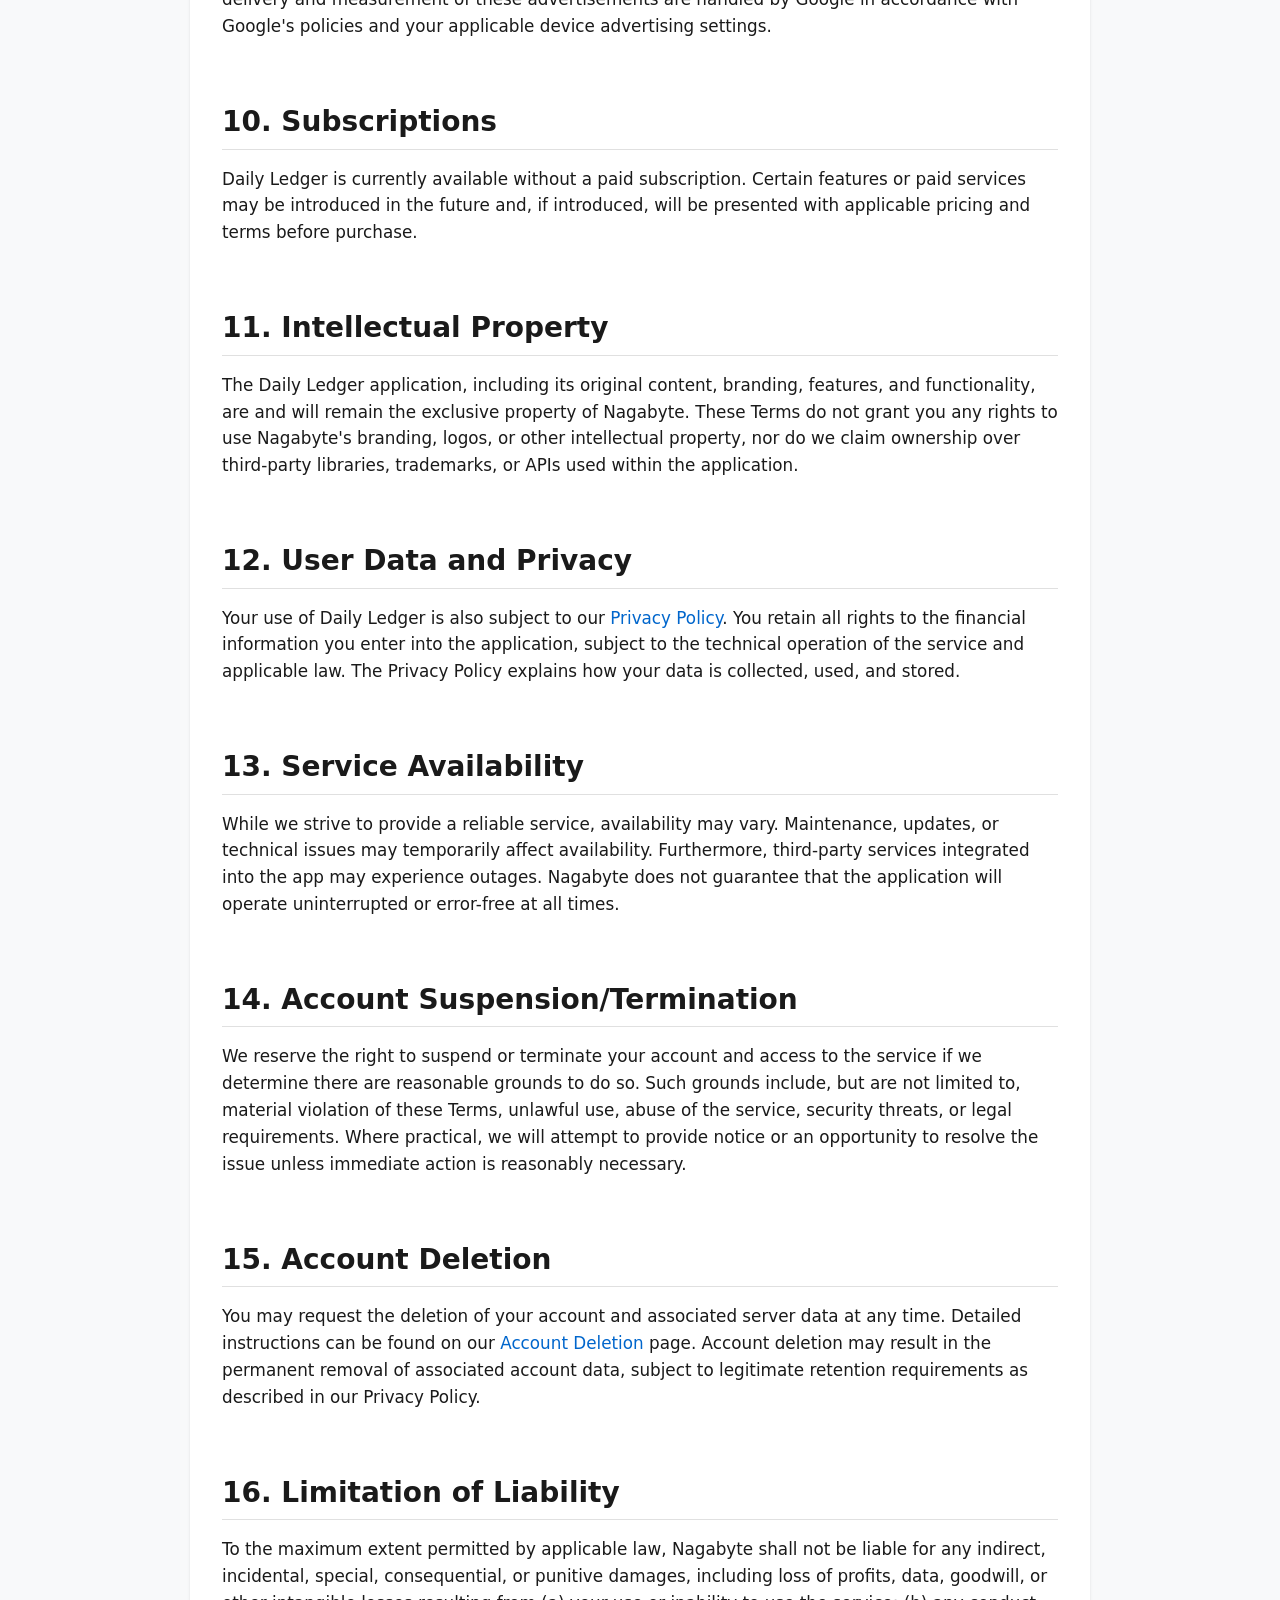
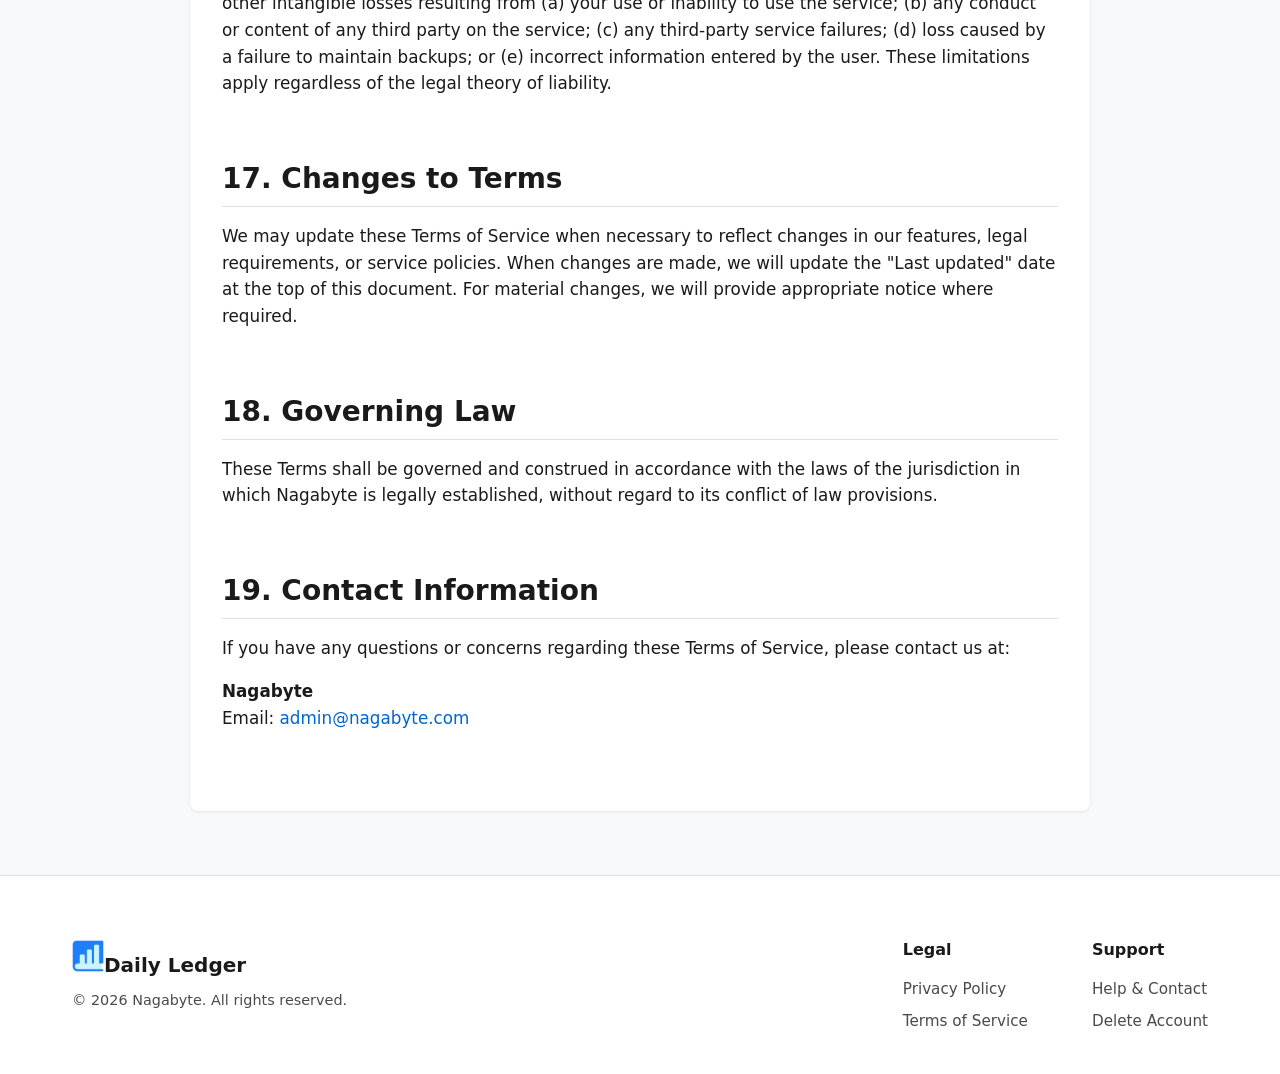
<file: terms/index.html>
<!DOCTYPE html>
<html lang="en">
<head>
    <meta charset="UTF-8">
    <meta name="viewport" content="width=device-width, initial-scale=1.0">
    <title>Daily Ledger Terms of Service</title>
    <meta name="description" content="Terms of Service for the Daily Ledger personal finance application by Nagabyte.">
    <link rel="canonical" href="https://dailyledger.nagabyte.com/terms/">
    <link rel="stylesheet" href="/assets/css/style.css">
    <link rel="icon" href="/assets/images/app_logo.png">
</head>
<body>
    <header class="header">
        <div class="container header-content">
            <a href="/" class="logo"><img src="/assets/images/app_logo.png" alt="Daily Ledger Logo" width="32" height="32">Daily Ledger</a>
            <nav class="nav-desktop">
                <a href="/">Home</a>
                <a href="/privacy/">Privacy</a>
                <a href="/terms/" class="active" style="color: var(--text);">Terms</a>
                <a href="/support/">Support</a>
            </nav>
            <button class="mobile-menu-btn" aria-label="Toggle menu" id="mobile-menu-btn">
                <svg width="24" height="24" viewBox="0 0 24 24" fill="none" stroke="currentColor" stroke-width="2" stroke-linecap="round" stroke-linejoin="round"><line x1="3" y1="12" x2="21" y2="12"></line><line x1="3" y1="6" x2="21" y2="6"></line><line x1="3" y1="18" x2="21" y2="18"></line></svg>
            </button>
        </div>
        <nav class="nav-mobile" id="nav-mobile">
            <a href="/">Home</a>
            <a href="/privacy/">Privacy</a>
            <a href="/terms/" class="active">Terms</a>
            <a href="/support/">Support</a>
        </nav>
    </header>

    <main class="container">
        <article class="document-content">
            <h1>Terms of Service</h1>
            <p class="last-updated">Last updated: August 13, 2026</p>

            <div class="toc">
                <strong>On this page:</strong>
                <nav>
                    <a href="#acceptance">1. Acceptance of Terms</a>
                    <a href="#description">2. Description of Daily Ledger</a>
                    <a href="#eligibility">3. Eligibility</a>
                    <a href="#accounts">4. User Accounts</a>
                    <a href="#responsibilities">5. User Responsibilities</a>
                    <a href="#financial-disclaimer">6. Financial Data Disclaimer</a>
                    <a href="#backup">7. Backup</a>
                    <a href="#third-party">8. Third-Party Services</a>
                    <a href="#advertising">9. Advertising</a>
                    <a href="#subscriptions">10. Subscriptions</a>
                    <a href="#intellectual-property">11. Intellectual Property</a>
                    <a href="#data-privacy">12. User Data and Privacy</a>
                    <a href="#service-availability">13. Service Availability</a>
                    <a href="#suspension">14. Account Suspension/Termination</a>
                    <a href="#account-deletion">15. Account Deletion</a>
                    <a href="#limitation">16. Limitation of Liability</a>
                    <a href="#changes">17. Changes to Terms</a>
                    <a href="#governing-law">18. Governing Law</a>
                    <a href="#contact">19. Contact Information</a>
                </nav>
            </div>

            <h2 id="acceptance">1. Acceptance of Terms</h2>
            <p>These Terms of Service govern your use of the Daily Ledger application and related services provided by Nagabyte. By downloading, accessing, or using the Daily Ledger application, you agree to be bound by these Terms. If you do not agree with these Terms, you must not use the service. We may update these Terms periodically, and your continued use of the application after an update becomes effective constitutes your acceptance of the revised Terms, where legally applicable.</p>

            <h2 id="description">2. Description of Daily Ledger</h2>
            <p>Daily Ledger is a personal finance and financial record-keeping application. It provides tools allowing users to manually record and manage financial information, including income, expenses, categories, transaction descriptions, and balances. The application also provides basic functionality such as local data backups and transaction reminders.</p>

            <h2 id="eligibility">3. Eligibility</h2>
            <p>You must be legally capable of entering into these Terms under the laws applicable to you. If you are under the age of majority in your jurisdiction, you may use Daily Ledger only with the involvement and consent of a parent or legal guardian where required.</p>

            <h2 id="accounts">4. User Accounts</h2>
            <p>You may choose to create an account to utilize certain features of Daily Ledger. If you create an account, you are responsible for providing accurate information and for maintaining the security of your account credentials. You must not intentionally share or misuse your account credentials. If you suspect unauthorized access to your account, you should notify our support team immediately.</p>

            <h2 id="responsibilities">5. User Responsibilities</h2>
            <p>When using Daily Ledger, you agree that you will not:</p>
            <ul>
                <li>Use the application for any unlawful purpose.</li>
                <li>Attempt to gain unauthorized access to the service or its related systems.</li>
                <li>Interfere with or disrupt the integrity or performance of the application.</li>
                <li>Reverse engineer the application, except where such restriction is prohibited by applicable law.</li>
                <li>Use the application to violate the rights of any third party.</li>
            </ul>

            <h2 id="financial-disclaimer">6. Financial Data Disclaimer</h2>
            <p>Daily Ledger is strictly a financial record-keeping and organization tool. Daily Ledger is not a bank, financial institution, investment adviser, broker, lender, or tax adviser. We do not provide personalized financial, investment, tax, legal, or banking advice. You remain entirely responsible for any financial decisions made based on information recorded or displayed by the application. You must independently verify the accuracy of the records you maintain within the application.</p>

            <h2 id="backup">7. Backup</h2>
            <p>Daily Ledger provides features intended to help you protect your data, including options for local device backups and Google Drive backups. These backups are intended as a data-protection feature, but users should periodically verify that important backups have been created successfully. You are solely responsible for maintaining access to your Google account or retaining your local backup files. Backup or restoration processes may fail due to device, storage, network, account, or third-party service issues. Users should maintain appropriate independent backups of critical financial information.</p>

            <h2 id="third-party">8. Third-Party Services</h2>
            <p>Daily Ledger integrates with certain third-party services to provide its functionality:</p>
            <ul>
                <li><strong>Google Sign-In</strong>: Used to authenticate your user account securely.</li>
                <li><strong>Google Drive API</strong>: Used to allow you to voluntarily back up your data to your personal Google Drive. Google Drive is a third-party service governed by Google's applicable terms and policies. Nagabyte does not own, control, or have independent access to your Google Drive.</li>
                <li><strong>Google AdMob</strong>: Used to display advertisements within the application.</li>
            </ul>

            <h2 id="advertising">9. Advertising</h2>
            <p>The Daily Ledger application may display advertisements provided through Google AdMob. The delivery and measurement of these advertisements are handled by Google in accordance with Google's policies and your applicable device advertising settings.</p>

            <h2 id="subscriptions">10. Subscriptions</h2>
            <p>Daily Ledger is currently available without a paid subscription. Certain features or paid services may be introduced in the future and, if introduced, will be presented with applicable pricing and terms before purchase.</p>

            <h2 id="intellectual-property">11. Intellectual Property</h2>
            <p>The Daily Ledger application, including its original content, branding, features, and functionality, are and will remain the exclusive property of Nagabyte. These Terms do not grant you any rights to use Nagabyte's branding, logos, or other intellectual property, nor do we claim ownership over third-party libraries, trademarks, or APIs used within the application.</p>

            <h2 id="data-privacy">12. User Data and Privacy</h2>
            <p>Your use of Daily Ledger is also subject to our <a href="/privacy/">Privacy Policy</a>. You retain all rights to the financial information you enter into the application, subject to the technical operation of the service and applicable law. The Privacy Policy explains how your data is collected, used, and stored.</p>

            <h2 id="service-availability">13. Service Availability</h2>
            <p>While we strive to provide a reliable service, availability may vary. Maintenance, updates, or technical issues may temporarily affect availability. Furthermore, third-party services integrated into the app may experience outages. Nagabyte does not guarantee that the application will operate uninterrupted or error-free at all times.</p>

            <h2 id="suspension">14. Account Suspension/Termination</h2>
            <p>We reserve the right to suspend or terminate your account and access to the service if we determine there are reasonable grounds to do so. Such grounds include, but are not limited to, material violation of these Terms, unlawful use, abuse of the service, security threats, or legal requirements. Where practical, we will attempt to provide notice or an opportunity to resolve the issue unless immediate action is reasonably necessary.</p>

            <h2 id="account-deletion">15. Account Deletion</h2>
            <p>You may request the deletion of your account and associated server data at any time. Detailed instructions can be found on our <a href="/delete-account/">Account Deletion</a> page. Account deletion may result in the permanent removal of associated account data, subject to legitimate retention requirements as described in our Privacy Policy.</p>

            <h2 id="limitation">16. Limitation of Liability</h2>
            <p>To the maximum extent permitted by applicable law, Nagabyte shall not be liable for any indirect, incidental, special, consequential, or punitive damages, including loss of profits, data, goodwill, or other intangible losses resulting from (a) your use or inability to use the service; (b) any conduct or content of any third party on the service; (c) any third-party service failures; (d) loss caused by a failure to maintain backups; or (e) incorrect information entered by the user. These limitations apply regardless of the legal theory of liability.</p>

            <h2 id="changes">17. Changes to Terms</h2>
            <p>We may update these Terms of Service when necessary to reflect changes in our features, legal requirements, or service policies. When changes are made, we will update the "Last updated" date at the top of this document. For material changes, we will provide appropriate notice where required.</p>

            <h2 id="governing-law">18. Governing Law</h2>
            <p>These Terms shall be governed and construed in accordance with the laws of the jurisdiction in which Nagabyte is legally established, without regard to its conflict of law provisions.</p>

            <h2 id="contact">19. Contact Information</h2>
            <p>If you have any questions or concerns regarding these Terms of Service, please contact us at:</p>
            <p>
                <strong>Nagabyte</strong><br>
                Email: <a href="mailto:admin@nagabyte.com">admin@nagabyte.com</a>
            </p>
        </article>
    </main>

    <footer class="footer">
        <div class="container footer-content">
            <div class="footer-brand">
                <div class="logo"><img src="/assets/images/app_logo.png" alt="Daily Ledger Logo" width="32" height="32">Daily Ledger</div>
                <p class="copyright">&copy; <span id="current-year">2026</span> Nagabyte. All rights reserved.</p>
            </div>
            <div class="footer-links">
                <div class="link-group">
                    <h4>Legal</h4>
                    <a href="/privacy/">Privacy Policy</a>
                    <a href="/terms/">Terms of Service</a>
                </div>
                <div class="link-group">
                    <h4>Support</h4>
                    <a href="/support/">Help & Contact</a>
                    <a href="/delete-account/">Delete Account</a>
                </div>
            </div>
        </div>
    </footer>
    <script src="/assets/js/main.js"></script>
</body>
</html>
</file>
<file: assets/css/style.css>
:root {
    /* Color Palette */
    --primary: #0066cc;
    --primary-hover: #0052a3;
    --background: #f8f9fa;
    --surface: #ffffff;
    --text: #1a1a1a;
    --text-muted: #4a4a4a;
    --border: #e0e0e0;
    
    /* Typography */
    --font-sans: 'Inter', system-ui, -apple-system, BlinkMacSystemFont, "Segoe UI", sans-serif;
    
    /* Spacing */
    --space-sm: 0.5rem;
    --space-md: 1rem;
    --space-lg: 2rem;
    --space-xl: 4rem;
    
    /* Effects */
    --shadow-sm: 0 1px 3px rgba(0,0,0,0.1);
    --shadow-md: 0 4px 6px rgba(0,0,0,0.05);
    --radius-sm: 4px;
    --radius-md: 8px;
    --radius-lg: 16px;
}

/* Reset & Base */
* {
    box-sizing: border-box;
    margin: 0;
    padding: 0;
}

body {
    font-family: var(--font-sans);
    color: var(--text);
    background-color: var(--background);
    line-height: 1.6;
    -webkit-font-smoothing: antialiased;
    display: flex;
    flex-direction: column;
    min-height: 100vh;
}

main {
    flex: 1;
}

/* Typography */
h1, h2, h3, h4 {
    color: var(--text);
    font-weight: 600;
    line-height: 1.3;
    margin-bottom: var(--space-md);
}

h1 { font-size: 2.25rem; }
h2 { font-size: 1.75rem; margin-top: var(--space-xl); border-bottom: 1px solid var(--border); padding-bottom: 0.5rem; }
h3 { font-size: 1.25rem; }
p { margin-bottom: var(--space-md); font-size: 1.05rem; }
a { color: var(--primary); text-decoration: none; }
a:hover { text-decoration: underline; }

.text-center { text-align: center; }
.text-muted { color: var(--text-muted); }

/* Layout */
.container {
    width: 100%;
    max-width: 1200px;
    margin: 0 auto;
    padding: 0 var(--space-lg);
}

.bg-surface {
    background-color: var(--surface);
}

/* Components */
.btn {
    display: inline-flex;
    align-items: center;
    justify-content: center;
    padding: 0.75rem 1.5rem;
    border-radius: var(--radius-md);
    font-weight: 500;
    text-decoration: none;
    transition: background-color 0.2s;
    cursor: pointer;
    border: none;
}

.btn:hover {
    text-decoration: none;
}

.btn-primary {
    background-color: var(--primary);
    color: white;
}

.btn-primary:hover {
    background-color: var(--primary-hover);
}

.icon {
    margin-right: 0.5rem;
}

.badge {
    background-color: var(--border);
    color: var(--text-muted);
    font-size: 0.75rem;
    padding: 0.2rem 0.5rem;
    border-radius: var(--radius-sm);
    vertical-align: middle;
}

/* Header & Navigation */
.header {
    background-color: var(--surface);
    border-bottom: 1px solid var(--border);
    position: sticky;
    top: 0;
    z-index: 100;
}

.header-content {
    display: flex;
    justify-content: space-between;
    align-items: center;
    height: 70px;
}

.logo {
    font-size: 1.25rem;
    font-weight: 700;
    color: var(--text);
    text-decoration: none;
    display: flex;
    align-items: center;
    gap: 8px;
}

.logo:hover {
    text-decoration: none;
}

.nav-desktop {
    display: flex;
    gap: var(--space-lg);
}

.nav-desktop a {
    color: var(--text-muted);
    font-weight: 500;
}

.nav-desktop a:hover,
.nav-desktop a.active {
    color: var(--text);
    text-decoration: none;
}

.mobile-menu-btn {
    display: none;
    background: none;
    border: none;
    color: var(--text);
    cursor: pointer;
    padding: 0.5rem;
}

.nav-mobile {
    display: none;
    background-color: var(--surface);
    border-top: 1px solid var(--border);
    padding: var(--space-md);
}

.nav-mobile.active {
    display: flex;
    flex-direction: column;
    gap: var(--space-md);
}

.nav-mobile a.active {
    color: var(--primary);
    font-weight: 600;
}

/* Hero Section */
.hero {
    display: grid;
    grid-template-columns: 1fr 1fr;
    gap: var(--space-xl);
    padding-top: var(--space-xl);
    padding-bottom: var(--space-xl);
    align-items: center;
}

.hero-content h1 {
    border-bottom: none;
    margin-top: 0;
}

.hero-content p {
    color: var(--text-muted);
    font-size: 1.1rem;
    margin-bottom: var(--space-lg);
}

.app-placeholder {
    width: 100%;
    max-width: 300px;
    height: 600px;
    background-color: var(--surface);
    border: 8px solid var(--text);
    border-radius: 40px;
    margin: 0 auto;
    box-shadow: var(--shadow-md);
    position: relative;
}

.app-placeholder-screen {
    position: absolute;
    top: 2%;
    left: 2%;
    right: 2%;
    bottom: 2%;
    background-color: var(--background);
    border-radius: 32px;
}

/* Features Grid */
.features {
    padding: var(--space-xl) 0;
}

.features h2 {
    border-bottom: none;
    margin-top: 0;
}

.feature-grid {
    display: grid;
    grid-template-columns: repeat(auto-fill, minmax(250px, 1fr));
    gap: var(--space-lg);
}

.feature-card {
    background-color: var(--background);
    padding: var(--space-lg);
    border-radius: var(--radius-lg);
    border: 1px solid var(--border);
}

.feature-icon {
    font-size: 2rem;
    margin-bottom: var(--space-md);
}

.feature-card h3 {
    margin-bottom: var(--space-sm);
}

.feature-card p {
    color: var(--text-muted);
    font-size: 0.95rem;
    margin-bottom: 0;
}

/* Document/Legal Pages */
.document-content {
    max-width: 900px;
    margin: 0 auto;
    padding: var(--space-xl) var(--space-lg);
    background-color: var(--surface);
    box-shadow: var(--shadow-sm);
    border-radius: var(--radius-md);
    margin-top: var(--space-xl);
    margin-bottom: var(--space-xl);
}

.document-content h1 {
    font-size: 2.5rem;
    margin-bottom: var(--space-sm);
    border-bottom: none;
    margin-top: 0;
}

.document-content .last-updated {
    color: var(--text-muted);
    margin-bottom: var(--space-xl);
    font-size: 0.95rem;
}

.document-content ul, .document-content ol {
    margin-bottom: var(--space-md);
    padding-left: var(--space-xl);
}

.document-content li {
    margin-bottom: var(--space-sm);
    font-size: 1.05rem;
}

/* Table of Contents */
.toc {
    background-color: var(--background);
    padding: var(--space-md) var(--space-lg);
    border-radius: var(--radius-md);
    border: 1px solid var(--border);
    margin-bottom: var(--space-xl);
}

.toc strong {
    display: block;
    margin-bottom: var(--space-sm);
    font-size: 1.1rem;
}

.toc nav {
    display: grid;
    grid-template-columns: repeat(auto-fit, minmax(250px, 1fr));
    gap: 0.75rem 1rem;
}

.toc nav a {
    font-size: 0.95rem;
    color: var(--primary);
}

/* Tables */
.table-responsive {
    overflow-x: auto;
    margin-bottom: var(--space-md);
}

.services-table {
    width: 100%;
    border-collapse: collapse;
    margin-top: var(--space-sm);
}

.services-table th, 
.services-table td {
    padding: 0.75rem 1rem;
    text-align: left;
    border-bottom: 1px solid var(--border);
}

.services-table th {
    background-color: var(--background);
    font-weight: 600;
}

/* Form Styles (Support/Contact) */
.contact-block {
    background-color: var(--background);
    padding: var(--space-lg);
    border-radius: var(--radius-md);
    margin-bottom: var(--space-md);
    border: 1px solid var(--border);
}

.contact-block h3 {
    margin-top: 0;
    border-bottom: none;
}

/* Footer */
.footer {
    background-color: var(--surface);
    border-top: 1px solid var(--border);
    padding: var(--space-xl) 0 var(--space-lg);
    margin-top: auto;
}

.footer-content {
    display: flex;
    justify-content: space-between;
    flex-wrap: wrap;
    gap: var(--space-xl);
}

.footer-brand .logo {
    display: block;
    margin-bottom: var(--space-sm);
}

.footer-brand .copyright {
    color: var(--text-muted);
    font-size: 0.9rem;
}

.footer-links {
    display: flex;
    gap: var(--space-xl);
}

.link-group h4 {
    font-size: 1rem;
    margin-bottom: var(--space-md);
}

.link-group a {
    display: block;
    color: var(--text-muted);
    margin-bottom: var(--space-sm);
    font-size: 0.95rem;
}

.link-group a:hover {
    color: var(--text);
}

/* Responsive */
@media (max-width: 768px) {
    .nav-desktop {
        display: none;
    }
    
    .mobile-menu-btn {
        display: block;
    }
    
    .hero {
        grid-template-columns: 1fr;
        text-align: center;
        gap: var(--space-lg);
    }
    
    .hero-content h1 {
        font-size: 2rem;
    }
    
    .cta-container {
        justify-content: center;
    }
    
    .footer-content {
        flex-direction: column;
        gap: var(--space-lg);
    }
    
    .footer-links {
        flex-direction: column;
        gap: var(--space-lg);
    }
    
    .document-content {
        padding: var(--space-lg) var(--space-md);
        margin-top: var(--space-md);
        margin-bottom: var(--space-md);
    }
    
    h2 {
        font-size: 1.5rem;
    }
}
</file>
